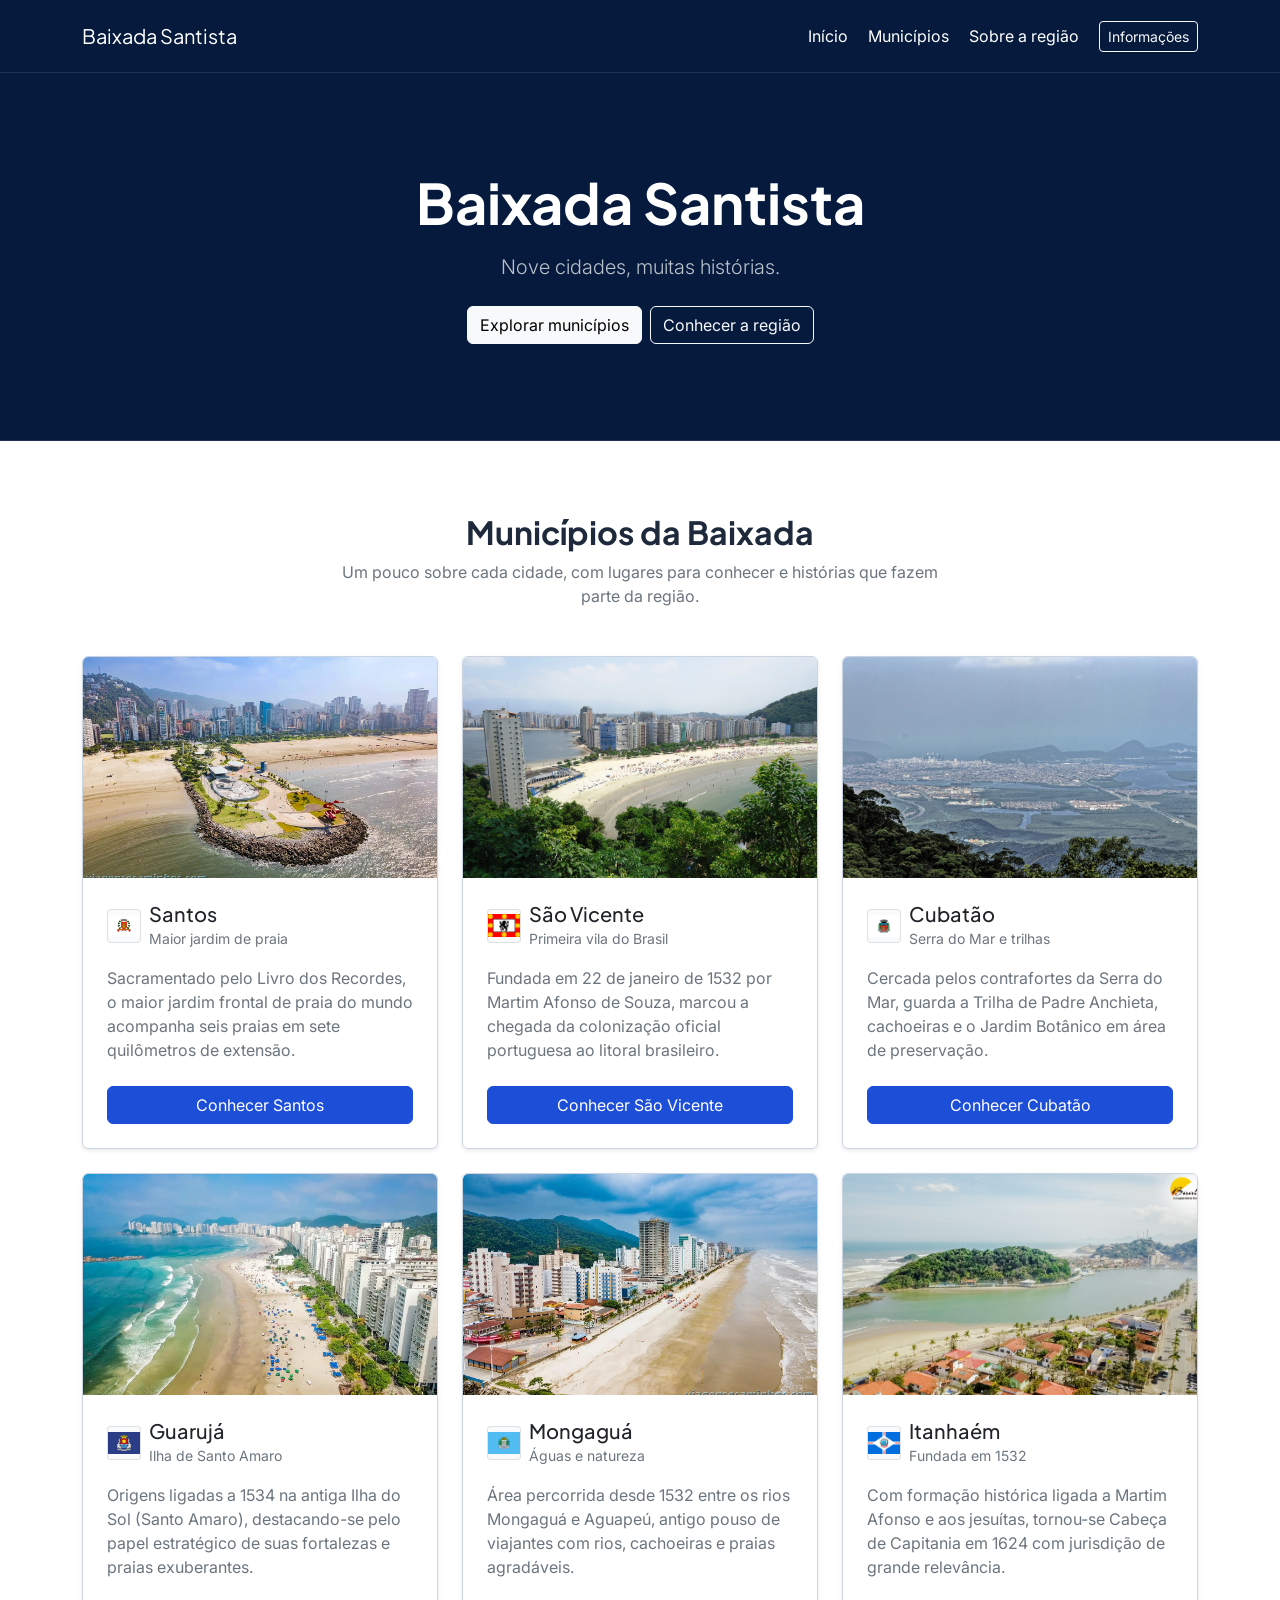
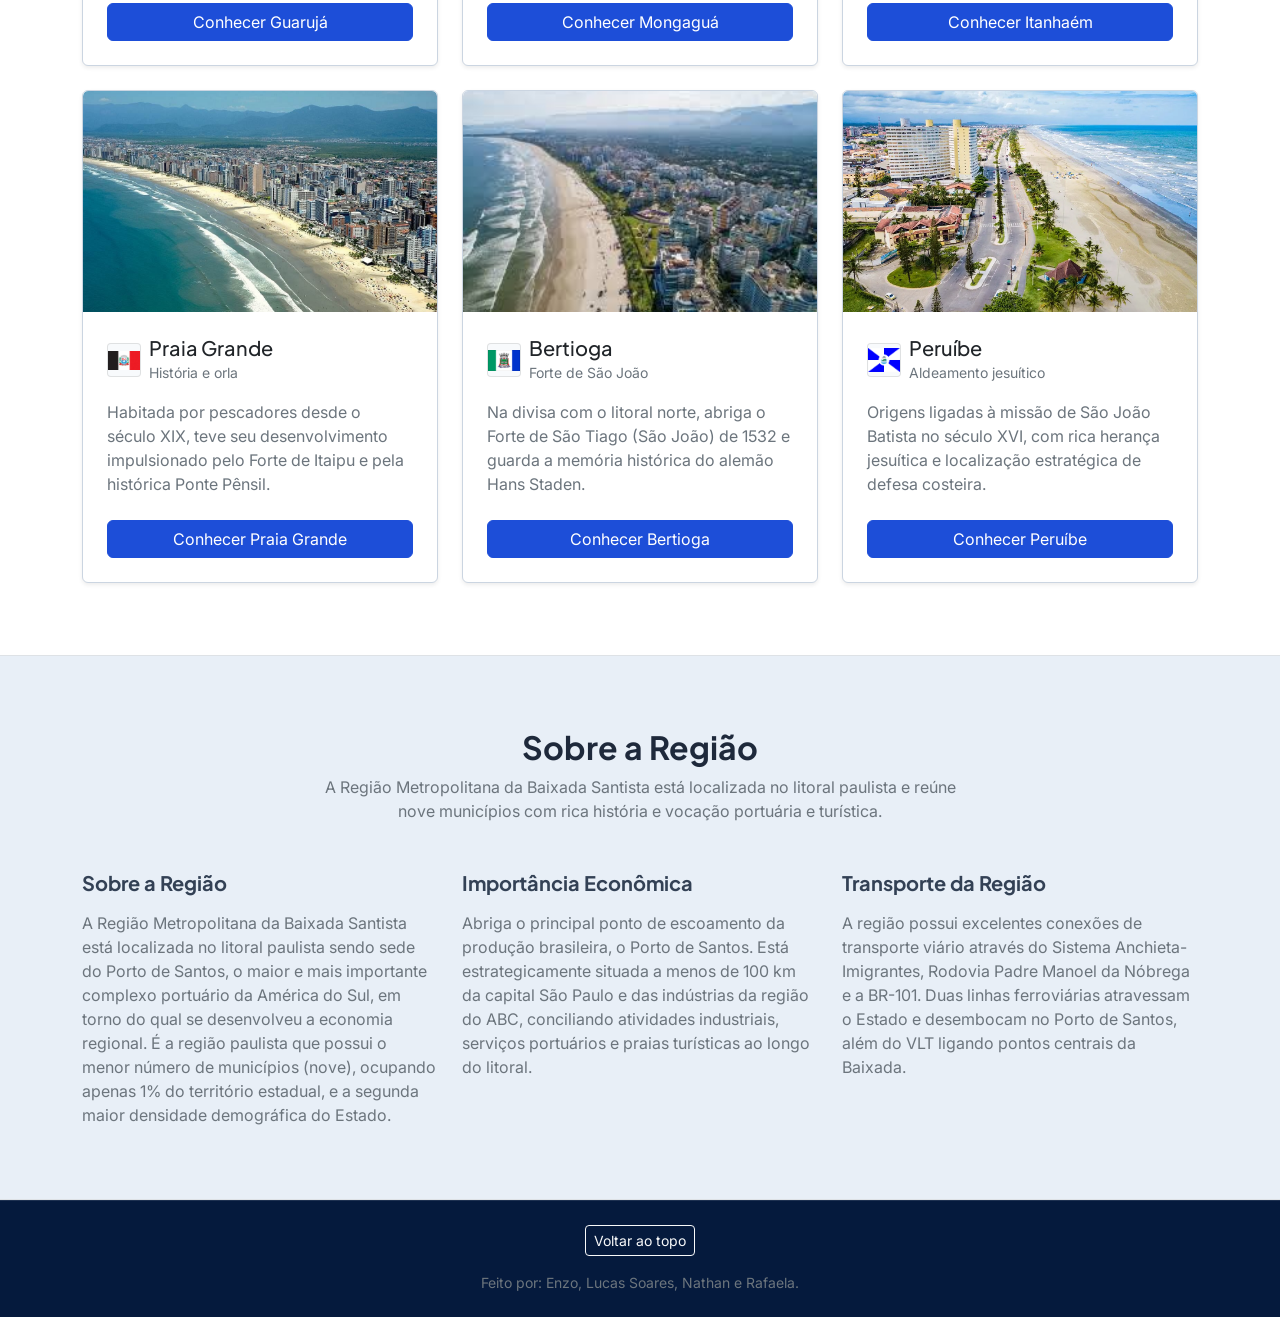
<file: index.html>
<!DOCTYPE html>
<html lang="pt-br">
<head>
  <meta charset="utf-8">
  <meta name="viewport" content="width=device-width, initial-scale=1">
  <meta name="description" content="Conheça as nove cidades da Baixada Santista, suas praias e histórias.">
  <title>Baixada Santista</title>
  <link rel="preconnect" href="https://fonts.googleapis.com">
  <link rel="preconnect" href="https://fonts.gstatic.com" crossorigin>
  <link href="https://fonts.googleapis.com/css2?family=Inter:wght@400;500;600&family=Plus+Jakarta+Sans:wght@500;600;700&display=swap" rel="stylesheet">
  <link href="https://cdn.jsdelivr.net/npm/bootstrap@5.3.3/dist/css/bootstrap.min.css" rel="stylesheet">
  <link href="style-baixada.css" rel="stylesheet">
</head>
<body>
  <header class="sticky-top fundo-escuro topo-pagina">
    <div class="collapse fundo-escuro border-bottom border-secondary border-opacity-25" id="painel-informacoes">
      <div class="container py-4">
        <div class="row g-4">
          <div class="col-lg-7">
            <h5 class="text-white fw-semibold mb-2">Sobre este guia</h5>
            <p class="text-light opacity-75 small mb-0" style="max-width: 62ch;">
              A Baixada Santista é formada por nove cidades, cada uma com sua história, suas praias e seu jeito de viver. Aqui você encontra um pouco sobre a região.
            </p>
          </div>
          <div class="col-lg-3 col-md-6">
            <h6 class="text-white fw-semibold mb-2">Seções do portal</h6>
            <ul class="list-unstyled small mb-0">
              <li class="mb-1">
                <a class="text-light opacity-75 text-decoration-none" href="#secao-cidades">Municípios</a>
              </li>
              <li class="mb-1">
                <a class="text-light opacity-75 text-decoration-none" href="#secao-sobre">História e geografia</a>
              </li>
            </ul>
          </div>
          <div class="col-lg-2 col-md-6">
            <h6 class="text-white fw-semibold mb-2">Contato</h6>
            <ul class="list-unstyled small mb-0">
              <li class="mb-1">
                <a class="text-light opacity-75 text-decoration-none">67@gmail.com</a>
              </li>
            </ul>
          </div>
        </div>
      </div>
    </div>
    <nav class="navbar navbar-expand-lg navbar-dark py-3">
      <div class="container">
        <a class="navbar-brand" href="index.html">Baixada Santista</a>
        <div class="d-flex align-items-center gap-2 d-lg-none">
          <button class="navbar-toggler border-0" type="button" data-bs-toggle="collapse" data-bs-target="#links-menu" aria-controls="links-menu" aria-expanded="false" aria-label="Alternar navegação">
            <span class="navbar-toggler-icon"></span>
          </button>
          <button class="btn btn-sm btn-outline-light" type="button" data-bs-toggle="collapse" data-bs-target="#painel-informacoes">
            Sobre
          </button>
        </div>
        <div class="collapse navbar-collapse justify-content-end" id="links-menu">
          <ul class="navbar-nav align-items-lg-center gap-lg-1 my-2 my-lg-0">
            <li class="nav-item">
              <a class="nav-link active" aria-current="page" href="index.html">Início</a>
            </li>
            <li class="nav-item">
              <a class="nav-link" href="#secao-cidades">Municípios</a>
            </li>
            <li class="nav-item">
              <a class="nav-link" href="#secao-sobre">Sobre a região</a>
            </li>
            <li class="nav-item ms-lg-2 d-none d-lg-block">
              <button class="btn btn-sm btn-outline-light" type="button" data-bs-toggle="collapse" data-bs-target="#painel-informacoes">
                Informações
              </button>
            </li>
          </ul>
        </div>
      </div>
    </nav>
  </header>

  <main>
    <section class="painel-inicial">
      <div class="container py-4 py-lg-5">
        <div class="row justify-content-center">
          <div class="col-lg-9 col-xl-8">
            <h1 class="display-4 fw-bold mb-3 text-white">Baixada Santista</h1>
            <p class="lead text-light opacity-75 mb-4 mx-auto" style="max-width: 620px;">
              Nove cidades, muitas histórias.
            </p>
            <div class="d-flex flex-wrap justify-content-center gap-2">
              <a class="btn btn-light" href="#secao-cidades">Explorar municípios</a>
              <a class="btn btn-outline-light" href="#secao-sobre">Conhecer a região</a>
            </div>
          </div>
        </div>
      </div>
    </section>

    <section class="py-5 bg-white" id="secao-cidades">
      <div class="container py-4">
        <div class="text-center mb-5">
          <h2 class="fw-bold mb-2">Municípios da Baixada</h2>
          <p class="text-secondary mx-auto" style="max-width: 600px;">
            Um pouco sobre cada cidade, com lugares para conhecer e histórias que fazem parte da região.
          </p>
        </div>
        <div class="row row-cols-1 row-cols-md-2 row-cols-lg-3 g-4">
          <div class="col">
            <div class="card cartao-cidade">
              <img class="card-img-top" src="imagens/SANpraia.jpg">
              <div class="card-body corpo-cartao">
                <div class="cabecalho-cartao">
                  <img class="bandeira-cidade" src="imagens/Bandeira_Santos.png">
                  <div>
                    <h3 class="h5 card-title mb-0">Santos</h3>
                    <small class="text-secondary">Maior jardim de praia</small>
                  </div>
                </div>
                <p class="card-text texto-cartao">
                  Sacramentado pelo Livro dos Recordes, o maior jardim frontal de praia do mundo acompanha seis praias em sete quilômetros de extensão.
                </p>
                <a class="btn btn-primary botao-cartao" href="santos.html">Conhecer Santos</a>
              </div>
            </div>
          </div>

          <div class="col">
            <div class="card cartao-cidade">
              <img class="card-img-top" src="imagens/svdia.jpg">
              <div class="card-body corpo-cartao">
                <div class="cabecalho-cartao">
                  <img class="bandeira-cidade" src="imagens/Bandeira_São Vicente.png">
                  <div>
                    <h3 class="h5 card-title mb-0">São Vicente</h3>
                    <small class="text-secondary">Primeira vila do Brasil</small>
                  </div>
                </div>
                <p class="card-text texto-cartao">
                  Fundada em 22 de janeiro de 1532 por Martim Afonso de Souza, marcou a chegada da colonização oficial portuguesa ao litoral brasileiro.
                </p>
                <a class="btn btn-primary botao-cartao" href="sv.html">Conhecer São Vicente</a>
              </div>
            </div>
          </div>

          <div class="col">
            <div class="card cartao-cidade">
              <img class="card-img-top" src="imagens/cubatao.jpg">
              <div class="card-body corpo-cartao">
                <div class="cabecalho-cartao">
                  <img class="bandeira-cidade" src="imagens/Bandeira_Cubatão.png">
                  <div>
                    <h3 class="h5 card-title mb-0">Cubatão</h3>
                    <small class="text-secondary">Serra do Mar e trilhas</small>
                  </div>
                </div>
                <p class="card-text texto-cartao">
                  Cercada pelos contrafortes da Serra do Mar, guarda a Trilha de Padre Anchieta, cachoeiras e o Jardim Botânico em área de preservação.
                </p>
                <a class="btn btn-primary botao-cartao" href="cubatao.html">Conhecer Cubatão</a>
              </div>
            </div>
          </div>

          <div class="col">
            <div class="card cartao-cidade">
              <img class="card-img-top" src="imagens/Guaruja_aura3.webp">
              <div class="card-body corpo-cartao">
                <div class="cabecalho-cartao">
                  <img class="bandeira-cidade" src="imagens/Bandeira_guaruja.png">
                  <div>
                    <h3 class="h5 card-title mb-0">Guarujá</h3>
                    <small class="text-secondary">Ilha de Santo Amaro</small>
                  </div>
                </div>
                <p class="card-text texto-cartao">
                  Origens ligadas a 1534 na antiga Ilha do Sol (Santo Amaro), destacando-se pelo papel estratégico de suas fortalezas e praias exuberantes.
                </p>
                <a class="btn btn-primary botao-cartao" href="guaruja.html">Conhecer Guarujá</a>
              </div>
            </div>
          </div>

          <div class="col">
            <div class="card cartao-cidade">
              <img class="card-img-top" src="imagens/mpra.jpg">
              <div class="card-body corpo-cartao">
                <div class="cabecalho-cartao">
                  <img class="bandeira-cidade" src="imagens/Bandeira_Mongagua.png">
                  <div>
                    <h3 class="h5 card-title mb-0">Mongaguá</h3>
                    <small class="text-secondary">Águas e natureza</small>
                  </div>
                </div>
                <p class="card-text texto-cartao">
                  Área percorrida desde 1532 entre os rios Mongaguá e Aguapeú, antigo pouso de viajantes com rios, cachoeiras e praias agradáveis.
                </p>
                <a class="btn btn-primary botao-cartao" href="mongagua.html">Conhecer Mongaguá</a>
              </div>
            </div>
          </div>

          <div class="col">
            <div class="card cartao-cidade">
              <img class="card-img-top" src="imagens/itanhaem.jpg">
              <div class="card-body corpo-cartao">
                <div class="cabecalho-cartao">
                  <img class="bandeira-cidade" src="imagens/Bandeira_Itanhaem.png">
                  <div>
                    <h3 class="h5 card-title mb-0">Itanhaém</h3>
                    <small class="text-secondary">Fundada em 1532</small>
                  </div>
                </div>
                <p class="card-text texto-cartao">
                  Com formação histórica ligada a Martim Afonso e aos jesuítas, tornou-se Cabeça de Capitania em 1624 com jurisdição de grande relevância.
                </p>
                <a class="btn btn-primary botao-cartao" href="itanhaem.html">Conhecer Itanhaém</a>
              </div>
            </div>
          </div>

          <div class="col">
            <div class="card cartao-cidade">
              <img class="card-img-top" src="imagens/pg.jpg">
              <div class="card-body corpo-cartao">
                <div class="cabecalho-cartao">
                  <img class="bandeira-cidade" src="imagens/Bandeira_PG.jpg">
                  <div>
                    <h3 class="h5 card-title mb-0">Praia Grande</h3>
                    <small class="text-secondary">História e orla</small>
                  </div>
                </div>
                <p class="card-text texto-cartao">
                  Habitada por pescadores desde o século XIX, teve seu desenvolvimento impulsionado pelo Forte de Itaipu e pela histórica Ponte Pênsil.
                </p>
                <a class="btn btn-primary botao-cartao" href="pg.html">Conhecer Praia Grande</a>
              </div>
            </div>
          </div>

          <div class="col">
            <div class="card cartao-cidade">
              <img class="card-img-top" src="imagens/bertioga.jpg">
              <div class="card-body corpo-cartao">
                <div class="cabecalho-cartao">
                  <img class="bandeira-cidade" src="imagens/Bandeira_Bertioga.jpg">
                  <div>
                    <h3 class="h5 card-title mb-0">Bertioga</h3>
                    <small class="text-secondary">Forte de São João</small>
                  </div>
                </div>
                <p class="card-text texto-cartao">
                  Na divisa com o litoral norte, abriga o Forte de São Tiago (São João) de 1532 e guarda a memória histórica do alemão Hans Staden.
                </p>
                <a class="btn btn-primary botao-cartao" href="bertioga.html">Conhecer Bertioga</a>
              </div>
            </div>
          </div>

          <div class="col">
            <div class="card cartao-cidade">
              <img class="card-img-top" src="imagens/pci.webp">
              <div class="card-body corpo-cartao">
                <div class="cabecalho-cartao">
                  <img class="bandeira-cidade" src="imagens/Bandeira_Peruíbe.png">
                  <div>
                    <h3 class="h5 card-title mb-0">Peruíbe</h3>
                    <small class="text-secondary">Aldeamento jesuítico</small>
                  </div>
                </div>
                <p class="card-text texto-cartao">
                  Origens ligadas à missão de São João Batista no século XVI, com rica herança jesuítica e localização estratégica de defesa costeira.
                </p>
                <a class="btn btn-primary botao-cartao" href="peruibe.html">Conhecer Peruíbe</a>
              </div>
            </div>
          </div>
        </div>
      </div>
    </section>

    <section class="secao-sobre py-5 border-top border-bottom" id="secao-sobre">
      <div class="container py-4">
        <div class="text-center mb-5">
          <h2 class="fw-bold mb-2">Sobre a Região</h2>
          <p class="text-secondary mx-auto" style="max-width: 650px;">
            A Região Metropolitana da Baixada Santista está localizada no litoral paulista e reúne nove municípios com rica história e vocação portuária e turística.
          </p>
        </div>
        <div class="row g-4 justify-content-center">
          <div class="col-lg-4 col-md-6">
            <div class="h-100">
              <h3 class="h5 fw-bold pb-2">Sobre a Região</h3>
              <p class="text-secondary mb-0">
                A Região Metropolitana da Baixada Santista está localizada no litoral paulista sendo sede do Porto de Santos, o maior e mais importante complexo portuário da América do Sul, em torno do qual se desenvolveu a economia regional. É a região paulista que possui o menor número de municípios (nove), ocupando apenas 1% do território estadual, e a segunda maior densidade demográfica do Estado.
              </p>
            </div>
          </div>
          <div class="col-lg-4 col-md-6">
            <div class="h-100">
              <h3 class="h5 fw-bold pb-2">Importância Econômica</h3>
              <p class="text-secondary mb-0">
                Abriga o principal ponto de escoamento da produção brasileira, o Porto de Santos. Está estrategicamente situada a menos de 100 km da capital São Paulo e das indústrias da região do ABC, conciliando atividades industriais, serviços portuários e praias turísticas ao longo do litoral.
              </p>
            </div>
          </div>
          <div class="col-lg-4 col-md-6">
            <div class="h-100">
              <h3 class="h5 fw-bold pb-2">Transporte da Região</h3>
              <p class="text-secondary mb-0">
                A região possui excelentes conexões de transporte viário através do Sistema Anchieta-Imigrantes, Rodovia Padre Manoel da Nóbrega e a BR-101. Duas linhas ferroviárias atravessam o Estado e desembocam no Porto de Santos, além do VLT ligando pontos centrais da Baixada.
              </p>
            </div>
          </div>
        </div>
      </div>
    </section>
  </main>

  <footer class="fundo-escuro text-secondary rodape-pagina">
    <div class="container text-center">
      <a class="btn btn-sm btn-outline-light" href="#">Voltar ao topo</a>
      <p class="mb-0 small mt-3">
        Feito por: Enzo, Lucas Soares, Nathan e Rafaela.
      </p>
    </div>
  </footer>

  <script src="https://cdn.jsdelivr.net/npm/bootstrap@5.3.3/dist/js/bootstrap.bundle.min.js"></script>
</body>
</html>
</file>
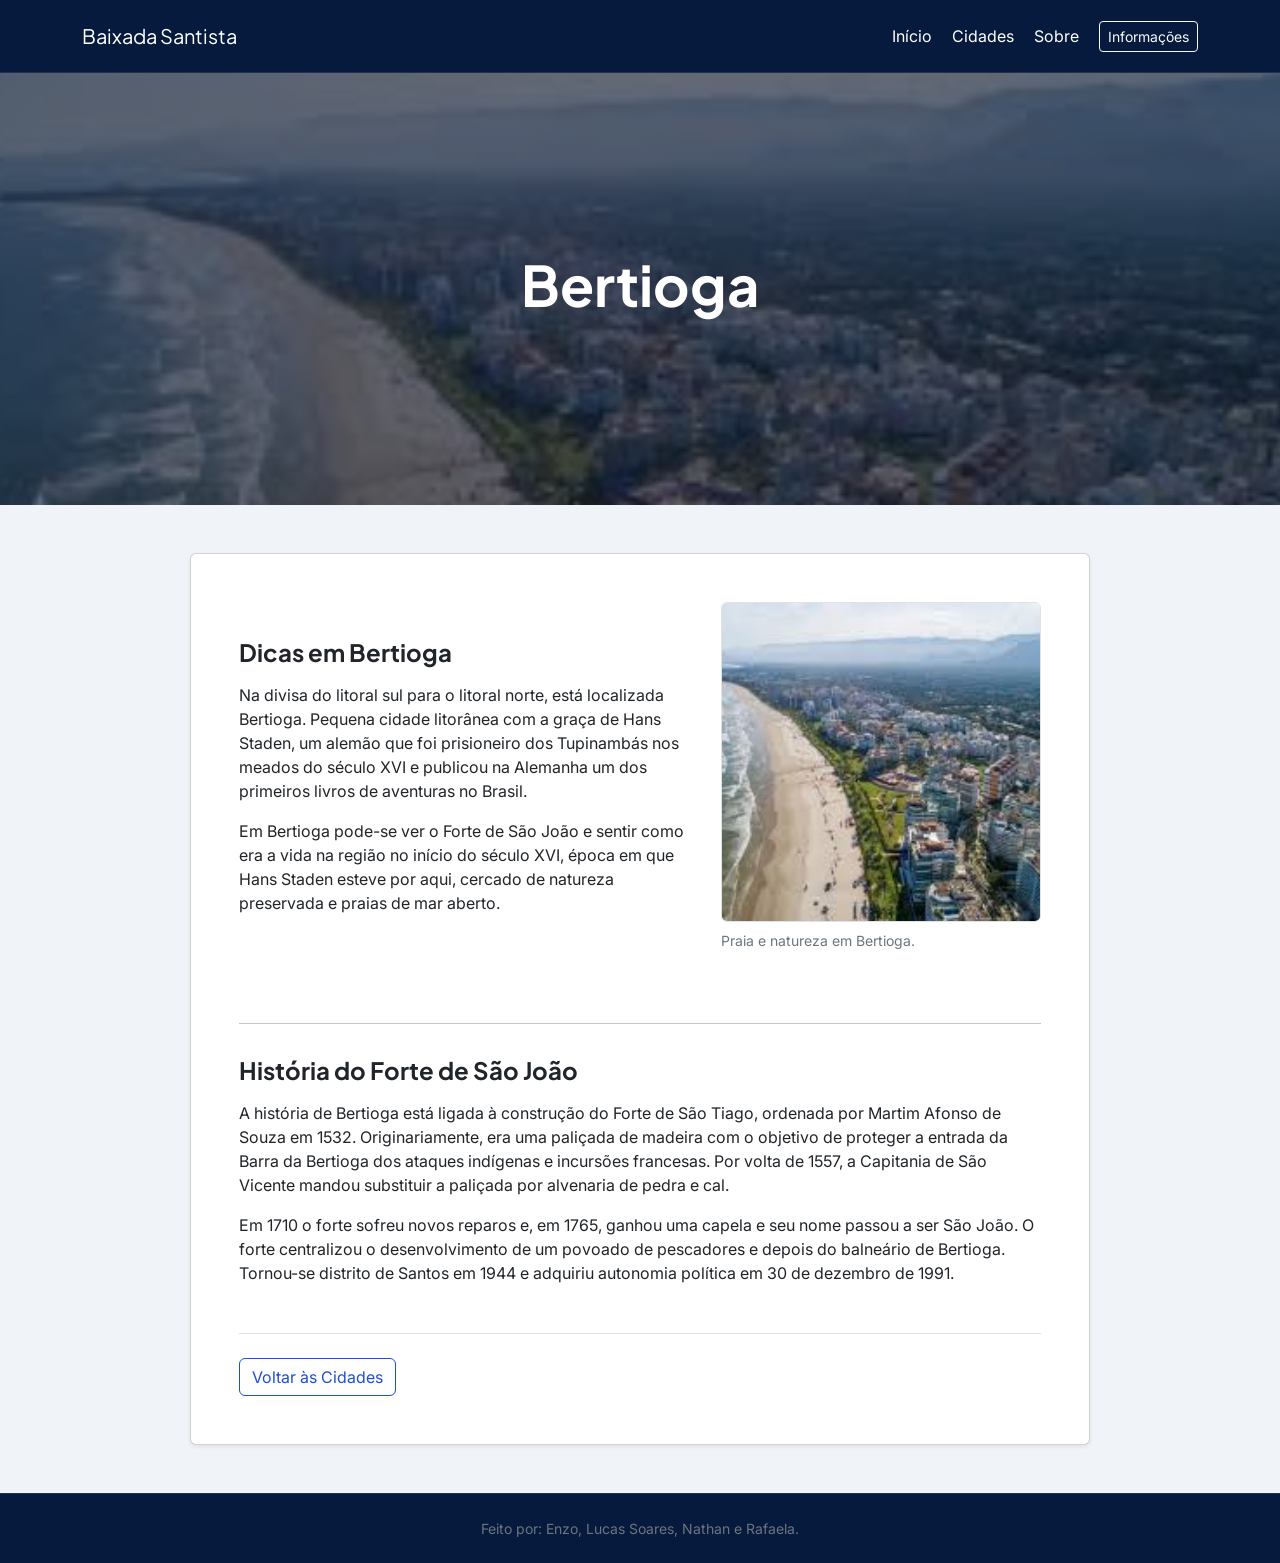
<file: bertioga.html>
﻿<!DOCTYPE html>
<html lang="pt-br">
<head>
  <meta charset="utf-8">
  <meta name="viewport" content="width=device-width, initial-scale=1">
  <meta name="description" content="Conheça Bertioga, suas dicas e a história do Forte de São João.">
  <title>Bertioga</title>
  <link rel="preconnect" href="https://fonts.googleapis.com">
  <link rel="preconnect" href="https://fonts.gstatic.com" crossorigin>
  <link href="https://fonts.googleapis.com/css2?family=Inter:wght@400;500;600&family=Plus+Jakarta+Sans:wght@500;600;700&display=swap" rel="stylesheet">
  <link href="https://cdn.jsdelivr.net/npm/bootstrap@5.3.3/dist/css/bootstrap.min.css" rel="stylesheet">
  <link href="style-baixada.css" rel="stylesheet">
</head>
<body>
  <header class="sticky-top fundo-escuro topo-pagina">
    <div class="collapse fundo-escuro border-bottom border-secondary border-opacity-25" id="painel-informacoes">
      <div class="container py-4">
        <div class="row g-4">
          <div class="col-lg-7">
            <h5 class="text-white fw-semibold mb-2">Sobre este guia</h5>
            <p class="text-light opacity-75 small mb-0" style="max-width: 62ch;">
              A Baixada Santista é formada por nove cidades, cada uma com sua história, suas praias e seu jeito de viver. Aqui você encontra um pouco sobre a região.
            </p>
          </div>
          <div class="col-lg-3 col-md-6">
            <h6 class="text-white fw-semibold mb-2">Seções do portal</h6>
            <ul class="list-unstyled small mb-0">
              <li class="mb-1">
                <a class="text-light opacity-75 text-decoration-none" href="index.html#secao-cidades">Municípios</a>
              </li>
              <li class="mb-1">
                <a class="text-light opacity-75 text-decoration-none" href="index.html#secao-sobre">História e geografia</a>
              </li>
            </ul>
          </div>
          <div class="col-lg-2 col-md-6">
            <h6 class="text-white fw-semibold mb-2">Contato</h6>
            <ul class="list-unstyled small mb-0">
              <li class="mb-1">
                <a class="text-light opacity-75 text-decoration-none">67@gmail.com</a>
              </li>
            </ul>
          </div>
        </div>
      </div>
    </div>
    <nav class="navbar navbar-expand-lg navbar-dark py-3">
      <div class="container">
        <a class="navbar-brand" href="index.html">Baixada Santista</a>
        <div class="d-flex align-items-center gap-2 d-lg-none">
          <button class="navbar-toggler border-0" type="button" data-bs-toggle="collapse" data-bs-target="#links-menu" aria-controls="links-menu" aria-expanded="false" aria-label="Alternar navegação">
            <span class="navbar-toggler-icon"></span>
          </button>
          <button class="btn btn-sm btn-outline-light" type="button" data-bs-toggle="collapse" data-bs-target="#painel-informacoes">
            Sobre
          </button>
        </div>
        <div class="collapse navbar-collapse justify-content-end" id="links-menu">
          <ul class="navbar-nav align-items-lg-center gap-lg-1 my-2 my-lg-0">
            <li class="nav-item">
              <a class="nav-link" href="index.html">Início</a>
            </li>
            <li class="nav-item">
              <a class="nav-link" href="index.html#secao-cidades">Cidades</a>
            </li>
            <li class="nav-item">
              <a class="nav-link" href="index.html#secao-sobre">Sobre</a>
            </li>
            <li class="nav-item ms-lg-2 d-none d-lg-block">
              <button class="btn btn-sm btn-outline-light" type="button" data-bs-toggle="collapse" data-bs-target="#painel-informacoes">
                Informações
              </button>
            </li>
          </ul>
        </div>
      </div>
    </nav>
  </header>

  <section class="destaque-cidade fundo-bertioga">
    <div class="container py-4 py-lg-5">
      <div class="destaque-texto mx-auto">
        <h1 class="display-4 fw-bold mb-2 text-white">Bertioga</h1>
      </div>
    </div>
  </section>

  <main class="container">
    <article class="card cartao-detalhe">
      <div class="row g-4 align-items-center mb-5">
        <div class="col-lg-7">
          <h2 class="h4 fw-bold mb-3">Dicas em Bertioga</h2>
          <p>
            Na divisa do litoral sul para o litoral norte, está localizada Bertioga. Pequena cidade litorânea com a graça de Hans Staden, um alemão que foi prisioneiro dos Tupinambás nos meados do século XVI e publicou na Alemanha um dos primeiros livros de aventuras no Brasil.
          </p>
          <p class="mb-0">
            Em Bertioga pode-se ver o Forte de São João e sentir como era a vida na região no início do século XVI, época em que Hans Staden esteve por aqui, cercado de natureza preservada e praias de mar aberto.
          </p>
        </div>
        <div class="col-lg-5">
          <figure class="m-0">
            <img class="foto-cidade rounded border" src="imagens/bertioga.jpg">
            <figcaption class="text-secondary small mt-2">
              Praia e natureza em Bertioga.
            </figcaption>
          </figure>
        </div>
      </div>

      <hr class="my-4">

      <section class="pt-2">
        <h2 class="h4 fw-bold mb-3">História do Forte de São João</h2>
        <p>
          A história de Bertioga está ligada à construção do Forte de São Tiago, ordenada por Martim Afonso de Souza em 1532. Originariamente, era uma paliçada de madeira com o objetivo de proteger a entrada da Barra da Bertioga dos ataques indígenas e incursões francesas. Por volta de 1557, a Capitania de São Vicente mandou substituir a paliçada por alvenaria de pedra e cal.
        </p>
        <p class="mb-0">
          Em 1710 o forte sofreu novos reparos e, em 1765, ganhou uma capela e seu nome passou a ser São João. O forte centralizou o desenvolvimento de um povoado de pescadores e depois do balneário de Bertioga. Tornou-se distrito de Santos em 1944 e adquiriu autonomia política em 30 de dezembro de 1991.
        </p>
      </section>

      <div class="mt-5 pt-4 border-top">
        <a class="btn btn-outline-primary" href="index.html#secao-cidades">
          Voltar às Cidades
        </a>
      </div>
    </article>
  </main>

  <footer class="fundo-escuro text-secondary rodape-pagina">
    <div class="container text-center">
      <p class="mb-0 small">
        Feito por: Enzo, Lucas Soares, Nathan e Rafaela.
      </p>
    </div>
  </footer>

  <script src="https://cdn.jsdelivr.net/npm/bootstrap@5.3.3/dist/js/bootstrap.bundle.min.js"></script>
</body>
</html>
</file>
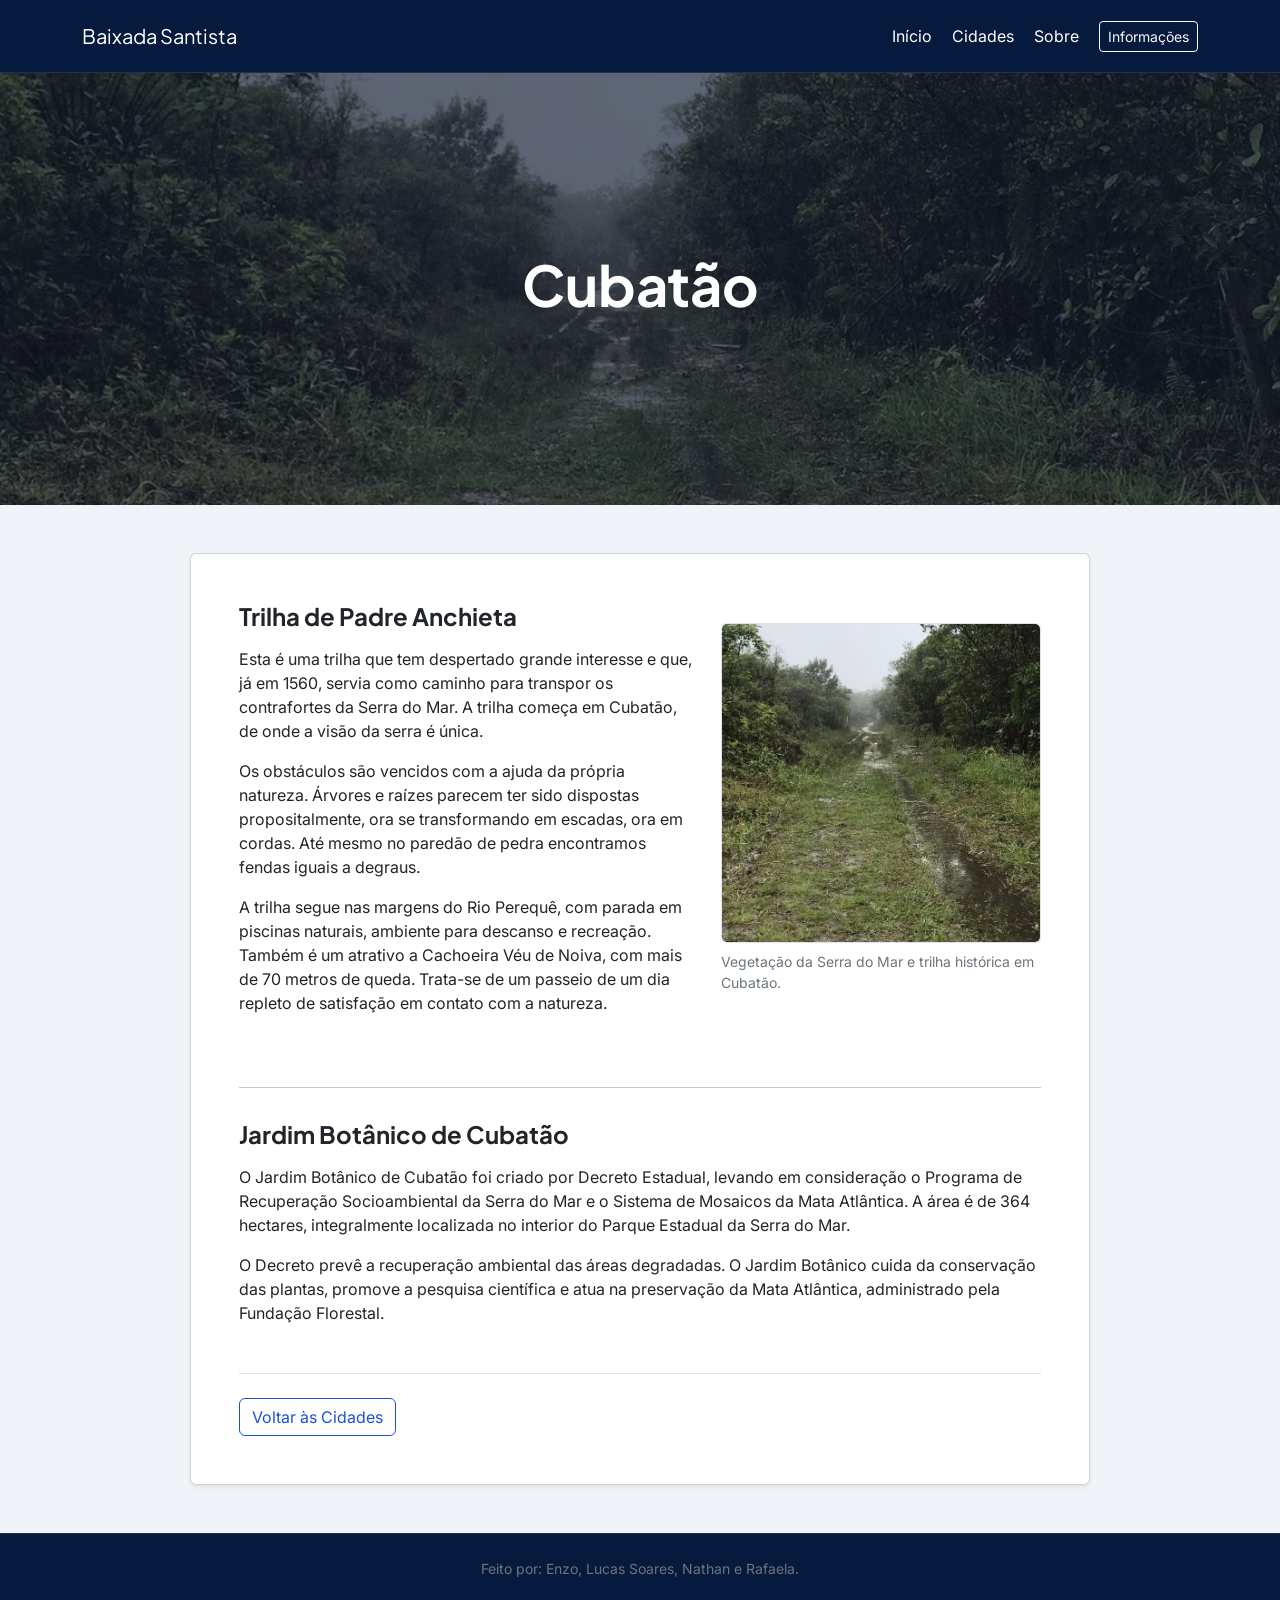
<file: cubatao.html>
﻿<!DOCTYPE html>
<html lang="pt-br">
<head>
  <meta charset="utf-8">
  <meta name="viewport" content="width=device-width, initial-scale=1">
  <meta name="description" content="Conheça a Trilha de Padre Anchieta e o Jardim Botânico em Cubatão.">
  <title>Cubatão</title>
  <link rel="preconnect" href="https://fonts.googleapis.com">
  <link rel="preconnect" href="https://fonts.gstatic.com" crossorigin>
  <link href="https://fonts.googleapis.com/css2?family=Inter:wght@400;500;600&family=Plus+Jakarta+Sans:wght@500;600;700&display=swap" rel="stylesheet">
  <link href="https://cdn.jsdelivr.net/npm/bootstrap@5.3.3/dist/css/bootstrap.min.css" rel="stylesheet">
  <link href="style-baixada.css" rel="stylesheet">
</head>
<body>
  <header class="sticky-top fundo-escuro topo-pagina">
    <div class="collapse fundo-escuro border-bottom border-secondary border-opacity-25" id="painel-informacoes">
      <div class="container py-4">
        <div class="row g-4">
          <div class="col-lg-7">
            <h5 class="text-white fw-semibold mb-2">Sobre este guia</h5>
            <p class="text-light opacity-75 small mb-0" style="max-width: 62ch;">
              A Baixada Santista é formada por nove cidades, cada uma com sua história, suas praias e seu jeito de viver. Aqui você encontra um pouco sobre a região.
            </p>
          </div>
          <div class="col-lg-3 col-md-6">
            <h6 class="text-white fw-semibold mb-2">Seções do portal</h6>
            <ul class="list-unstyled small mb-0">
              <li class="mb-1">
                <a class="text-light opacity-75 text-decoration-none" href="index.html#secao-cidades">Municípios</a>
              </li>
              <li class="mb-1">
                <a class="text-light opacity-75 text-decoration-none" href="index.html#secao-sobre">História e geografia</a>
              </li>
            </ul>
          </div>
          <div class="col-lg-2 col-md-6">
            <h6 class="text-white fw-semibold mb-2">Contato</h6>
            <ul class="list-unstyled small mb-0">
              <li class="mb-1">
                <a class="text-light opacity-75 text-decoration-none">67@gmail.com</a>
              </li>
            </ul>
          </div>
        </div>
      </div>
    </div>
    <nav class="navbar navbar-expand-lg navbar-dark py-3">
      <div class="container">
        <a class="navbar-brand" href="index.html">Baixada Santista</a>
        <div class="d-flex align-items-center gap-2 d-lg-none">
          <button class="navbar-toggler border-0" type="button" data-bs-toggle="collapse" data-bs-target="#links-menu" aria-controls="links-menu" aria-expanded="false" aria-label="Alternar navegação">
            <span class="navbar-toggler-icon"></span>
          </button>
          <button class="btn btn-sm btn-outline-light" type="button" data-bs-toggle="collapse" data-bs-target="#painel-informacoes">
            Sobre
          </button>
        </div>
        <div class="collapse navbar-collapse justify-content-end" id="links-menu">
          <ul class="navbar-nav align-items-lg-center gap-lg-1 my-2 my-lg-0">
            <li class="nav-item">
              <a class="nav-link" href="index.html">Início</a>
            </li>
            <li class="nav-item">
              <a class="nav-link" href="index.html#secao-cidades">Cidades</a>
            </li>
            <li class="nav-item">
              <a class="nav-link" href="index.html#secao-sobre">Sobre</a>
            </li>
            <li class="nav-item ms-lg-2 d-none d-lg-block">
              <button class="btn btn-sm btn-outline-light" type="button" data-bs-toggle="collapse" data-bs-target="#painel-informacoes">
                Informações
              </button>
            </li>
          </ul>
        </div>
      </div>
    </nav>
  </header>

  <section class="destaque-cidade fundo-cubatao">
    <div class="container py-4 py-lg-5">
      <div class="destaque-texto mx-auto">
        <h1 class="display-4 fw-bold mb-2 text-white">Cubatão</h1>
      </div>
    </div>
  </section>

  <main class="container">
    <article class="card cartao-detalhe">
      <div class="row g-4 align-items-center mb-5">
        <div class="col-lg-7">
          <h2 class="h4 fw-bold mb-3">Trilha de Padre Anchieta</h2>
          <p>
            Esta é uma trilha que tem despertado grande interesse e que, já em 1560, servia como caminho para transpor os contrafortes da Serra do Mar. A trilha começa em Cubatão, de onde a visão da serra é única.
          </p>
          <p>
            Os obstáculos são vencidos com a ajuda da própria natureza. Árvores e raízes parecem ter sido dispostas propositalmente, ora se transformando em escadas, ora em cordas. Até mesmo no paredão de pedra encontramos fendas iguais a degraus.
          </p>
          <p class="mb-0">
            A trilha segue nas margens do Rio Perequê, com parada em piscinas naturais, ambiente para descanso e recreação. Também é um atrativo a Cachoeira Véu de Noiva, com mais de 70 metros de queda. Trata-se de um passeio de um dia repleto de satisfação em contato com a natureza.
          </p>
        </div>
        <div class="col-lg-5">
          <figure class="m-0">
            <img class="foto-cidade rounded border" src="imagens/PadreAnchieta.webp">
            <figcaption class="text-secondary small mt-2">
              Vegetação da Serra do Mar e trilha histórica em Cubatão.
            </figcaption>
          </figure>
        </div>
      </div>

      <hr class="my-4">

      <section class="pt-2">
        <h2 class="h4 fw-bold mb-3">Jardim Botânico de Cubatão</h2>
        <p>
          O Jardim Botânico de Cubatão foi criado por Decreto Estadual, levando em consideração o Programa de Recuperação Socioambiental da Serra do Mar e o Sistema de Mosaicos da Mata Atlântica. A área é de 364 hectares, integralmente localizada no interior do Parque Estadual da Serra do Mar.
        </p>
        <p class="mb-0">
          O Decreto prevê a recuperação ambiental das áreas degradadas. O Jardim Botânico cuida da conservação das plantas, promove a pesquisa científica e atua na preservação da Mata Atlântica, administrado pela Fundação Florestal.
        </p>
      </section>

      <div class="mt-5 pt-4 border-top">
        <a class="btn btn-outline-primary" href="index.html#secao-cidades">
          Voltar às Cidades
        </a>
      </div>
    </article>
  </main>

  <footer class="fundo-escuro text-secondary rodape-pagina">
    <div class="container text-center">
      <p class="mb-0 small">
        Feito por: Enzo, Lucas Soares, Nathan e Rafaela.
      </p>
    </div>
  </footer>

  <script src="https://cdn.jsdelivr.net/npm/bootstrap@5.3.3/dist/js/bootstrap.bundle.min.js"></script>
</body>
</html>
</file>
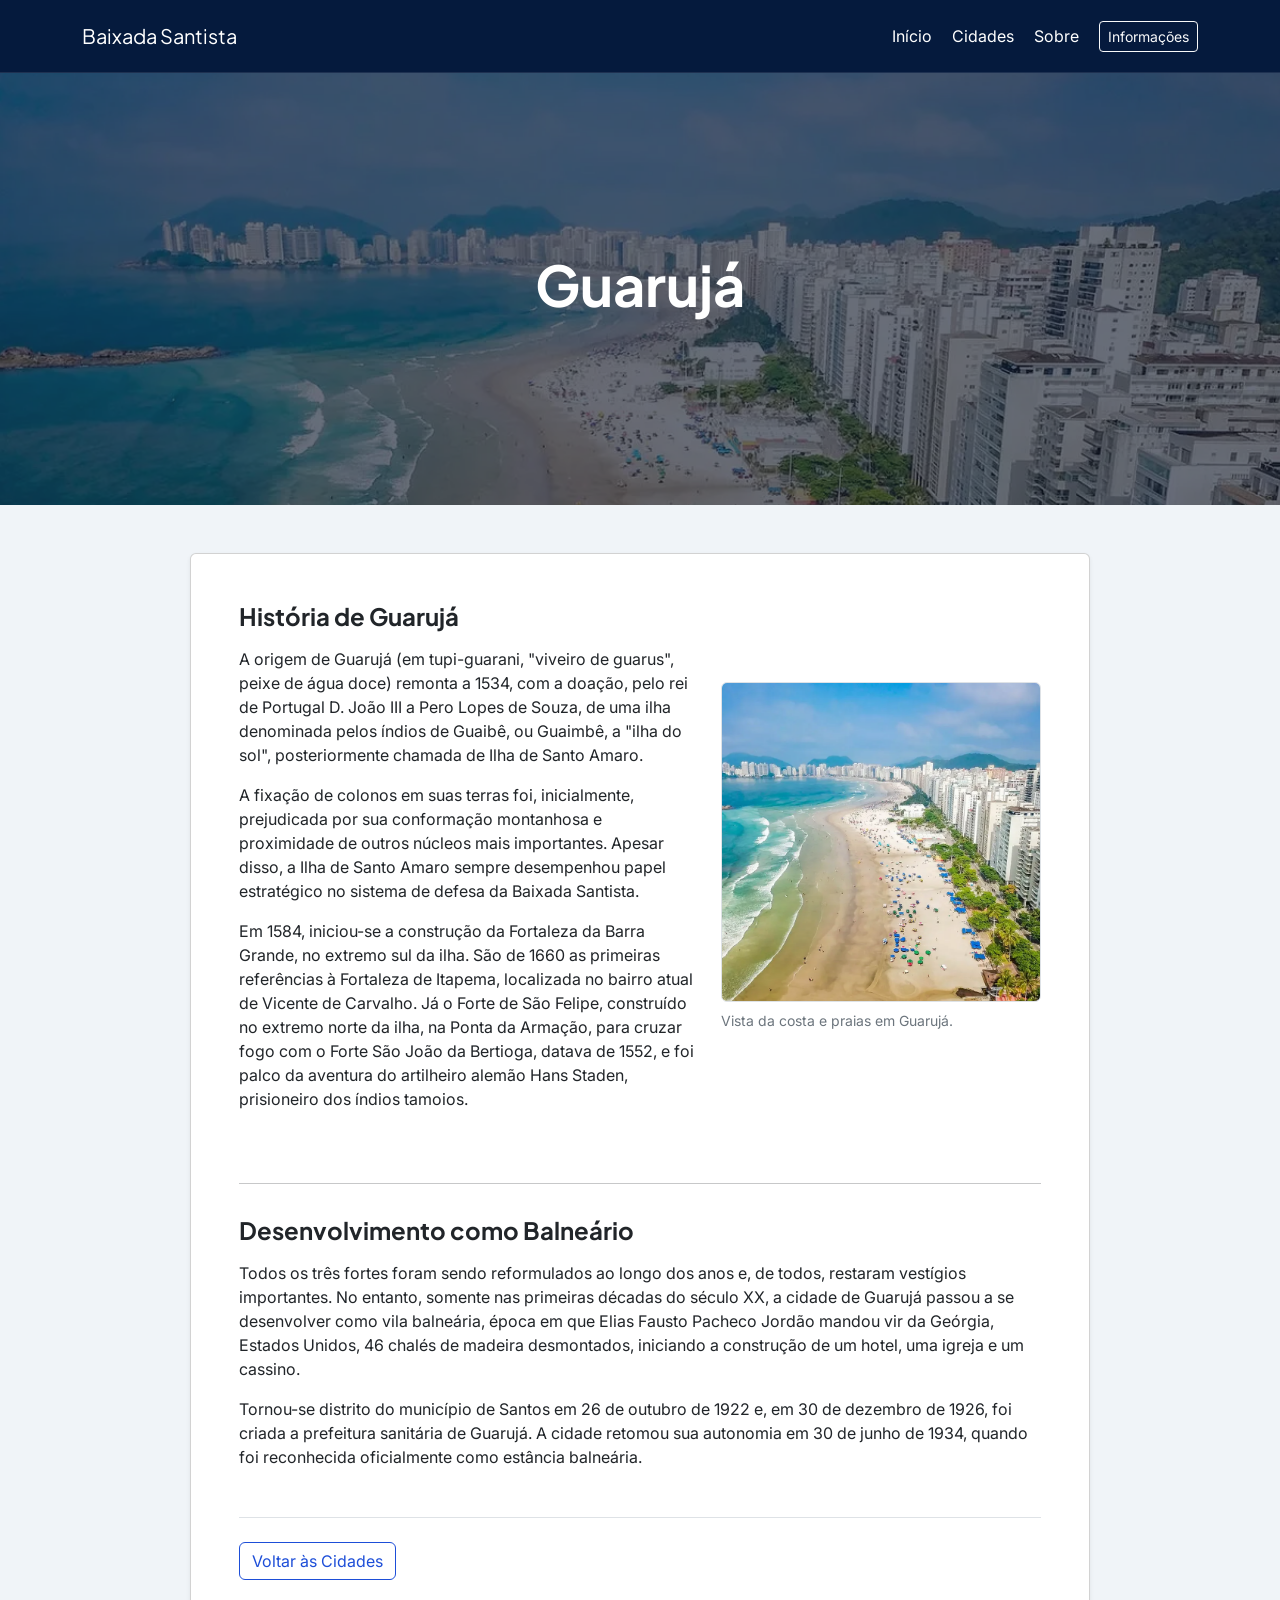
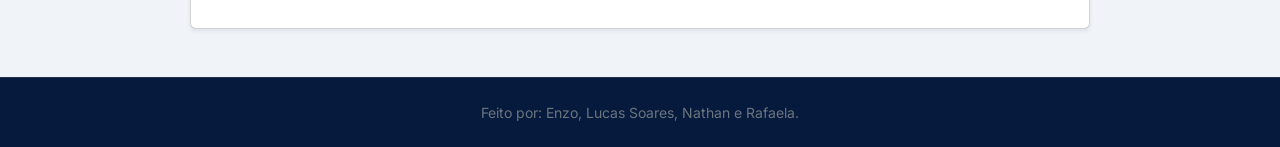
<file: guaruja.html>
﻿<!DOCTYPE html>
<html lang="pt-br">
<head>
  <meta charset="utf-8">
  <meta name="viewport" content="width=device-width, initial-scale=1">
  <meta name="description" content="Conheça a história e as fortalezas de Guarujá.">
  <title>Guarujá</title>
  <link rel="preconnect" href="https://fonts.googleapis.com">
  <link rel="preconnect" href="https://fonts.gstatic.com" crossorigin>
  <link href="https://fonts.googleapis.com/css2?family=Inter:wght@400;500;600&family=Plus+Jakarta+Sans:wght@500;600;700&display=swap" rel="stylesheet">
  <link href="https://cdn.jsdelivr.net/npm/bootstrap@5.3.3/dist/css/bootstrap.min.css" rel="stylesheet">
  <link href="style-baixada.css" rel="stylesheet">
</head>
<body>
  <header class="sticky-top fundo-escuro topo-pagina">
    <div class="collapse fundo-escuro border-bottom border-secondary border-opacity-25" id="painel-informacoes">
      <div class="container py-4">
        <div class="row g-4">
          <div class="col-lg-7">
            <h5 class="text-white fw-semibold mb-2">Sobre este guia</h5>
            <p class="text-light opacity-75 small mb-0" style="max-width: 62ch;">
              A Baixada Santista é formada por nove cidades, cada uma com sua história, suas praias e seu jeito de viver. Aqui você encontra um pouco sobre a região.
            </p>
          </div>
          <div class="col-lg-3 col-md-6">
            <h6 class="text-white fw-semibold mb-2">Seções do portal</h6>
            <ul class="list-unstyled small mb-0">
              <li class="mb-1">
                <a class="text-light opacity-75 text-decoration-none" href="index.html#secao-cidades">Municípios</a>
              </li>
              <li class="mb-1">
                <a class="text-light opacity-75 text-decoration-none" href="index.html#secao-sobre">História e geografia</a>
              </li>
            </ul>
          </div>
          <div class="col-lg-2 col-md-6">
            <h6 class="text-white fw-semibold mb-2">Contato</h6>
            <ul class="list-unstyled small mb-0">
              <li class="mb-1">
                <a class="text-light opacity-75 text-decoration-none">67@gmail.com</a>
              </li>
            </ul>
          </div>
        </div>
      </div>
    </div>
    <nav class="navbar navbar-expand-lg navbar-dark py-3">
      <div class="container">
        <a class="navbar-brand" href="index.html">Baixada Santista</a>
        <div class="d-flex align-items-center gap-2 d-lg-none">
          <button class="navbar-toggler border-0" type="button" data-bs-toggle="collapse" data-bs-target="#links-menu" aria-controls="links-menu" aria-expanded="false" aria-label="Alternar navegação">
            <span class="navbar-toggler-icon"></span>
          </button>
          <button class="btn btn-sm btn-outline-light" type="button" data-bs-toggle="collapse" data-bs-target="#painel-informacoes">
            Sobre
          </button>
        </div>
        <div class="collapse navbar-collapse justify-content-end" id="links-menu">
          <ul class="navbar-nav align-items-lg-center gap-lg-1 my-2 my-lg-0">
            <li class="nav-item">
              <a class="nav-link" href="index.html">Início</a>
            </li>
            <li class="nav-item">
              <a class="nav-link" href="index.html#secao-cidades">Cidades</a>
            </li>
            <li class="nav-item">
              <a class="nav-link" href="index.html#secao-sobre">Sobre</a>
            </li>
            <li class="nav-item ms-lg-2 d-none d-lg-block">
              <button class="btn btn-sm btn-outline-light" type="button" data-bs-toggle="collapse" data-bs-target="#painel-informacoes">
                Informações
              </button>
            </li>
          </ul>
        </div>
      </div>
    </nav>
  </header>

  <section class="destaque-cidade fundo-guaruja">
    <div class="container py-4 py-lg-5">
      <div class="destaque-texto mx-auto">
        <h1 class="display-4 fw-bold mb-2 text-white">Guarujá</h1>
      </div>
    </div>
  </section>

  <main class="container">
    <article class="card cartao-detalhe">
      <div class="row g-4 align-items-center mb-5">
        <div class="col-lg-7">
          <h2 class="h4 fw-bold mb-3">História de Guarujá</h2>
          <p>
            A origem de Guarujá (em tupi-guarani, "viveiro de guarus", peixe de água doce) remonta a 1534, com a doação, pelo rei de Portugal D. João III a Pero Lopes de Souza, de uma ilha denominada pelos índios de Guaibê, ou Guaimbê, a "ilha do sol", posteriormente chamada de Ilha de Santo Amaro.
          </p>
          <p>
            A fixação de colonos em suas terras foi, inicialmente, prejudicada por sua conformação montanhosa e proximidade de outros núcleos mais importantes. Apesar disso, a Ilha de Santo Amaro sempre desempenhou papel estratégico no sistema de defesa da Baixada Santista.
          </p>
          <p class="mb-0">
            Em 1584, iniciou-se a construção da Fortaleza da Barra Grande, no extremo sul da ilha. São de 1660 as primeiras referências à Fortaleza de Itapema, localizada no bairro atual de Vicente de Carvalho. Já o Forte de São Felipe, construído no extremo norte da ilha, na Ponta da Armação, para cruzar fogo com o Forte São João da Bertioga, datava de 1552, e foi palco da aventura do artilheiro alemão Hans Staden, prisioneiro dos índios tamoios.
          </p>
        </div>
        <div class="col-lg-5">
          <figure class="m-0">
            <img class="foto-cidade rounded border" src="imagens/Guaruja_aura3.webp">
            <figcaption class="text-secondary small mt-2">
              Vista da costa e praias em Guarujá.
            </figcaption>
          </figure>
        </div>
      </div>

      <hr class="my-4">

      <section class="pt-2">
        <h2 class="h4 fw-bold mb-3">Desenvolvimento como Balneário</h2>
        <p>
          Todos os três fortes foram sendo reformulados ao longo dos anos e, de todos, restaram vestígios importantes. No entanto, somente nas primeiras décadas do século XX, a cidade de Guarujá passou a se desenvolver como vila balneária, época em que Elias Fausto Pacheco Jordão mandou vir da Geórgia, Estados Unidos, 46 chalés de madeira desmontados, iniciando a construção de um hotel, uma igreja e um cassino.
        </p>
        <p class="mb-0">
          Tornou-se distrito do município de Santos em 26 de outubro de 1922 e, em 30 de dezembro de 1926, foi criada a prefeitura sanitária de Guarujá. A cidade retomou sua autonomia em 30 de junho de 1934, quando foi reconhecida oficialmente como estância balneária.
        </p>
      </section>

      <div class="mt-5 pt-4 border-top">
        <a class="btn btn-outline-primary" href="index.html#secao-cidades">
          Voltar às Cidades
        </a>
      </div>
    </article>
  </main>

  <footer class="fundo-escuro text-secondary rodape-pagina">
    <div class="container text-center">
      <p class="mb-0 small">
        Feito por: Enzo, Lucas Soares, Nathan e Rafaela.
      </p>
    </div>
  </footer>

  <script src="https://cdn.jsdelivr.net/npm/bootstrap@5.3.3/dist/js/bootstrap.bundle.min.js"></script>
</body>
</html>
</file>
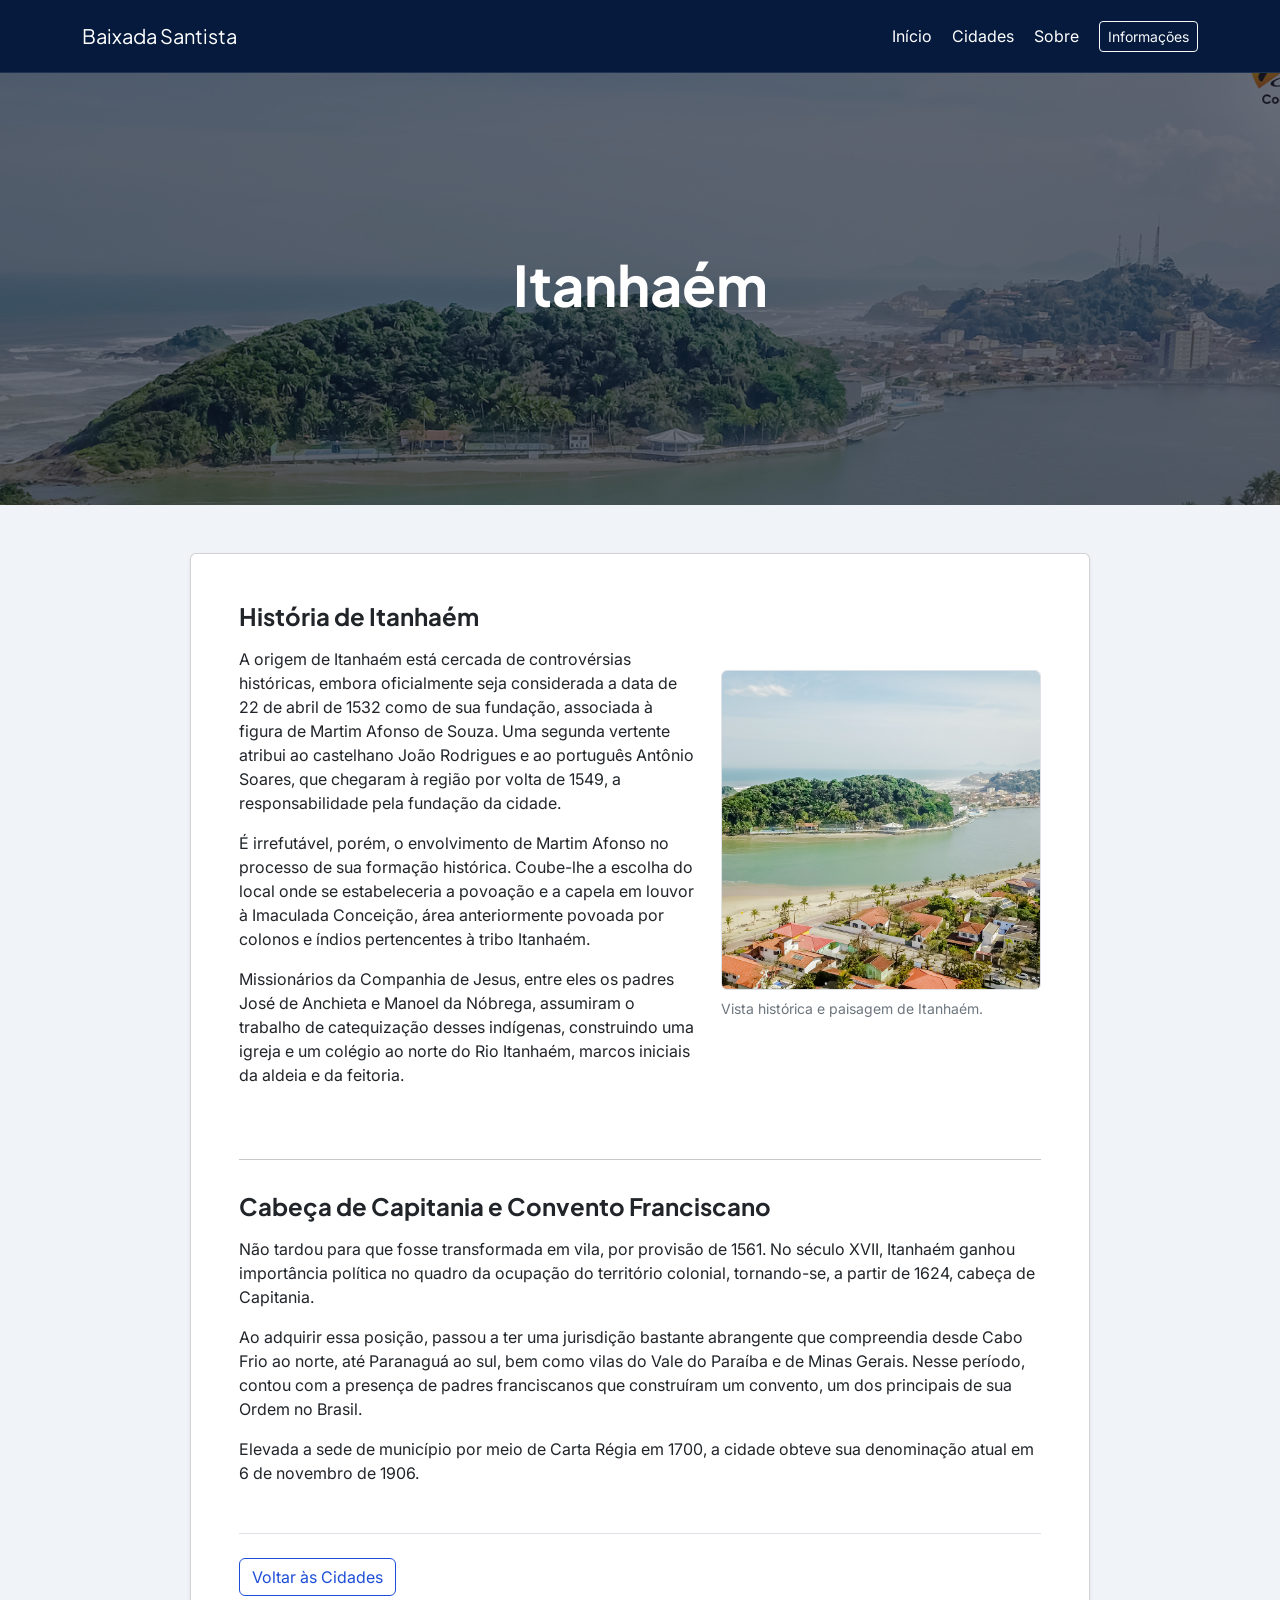
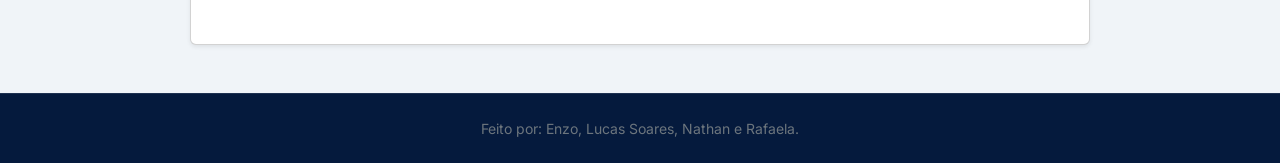
<file: itanhaem.html>
﻿<!DOCTYPE html>
<html lang="pt-br">
<head>
  <meta charset="utf-8">
  <meta name="viewport" content="width=device-width, initial-scale=1">
  <meta name="description" content="Conheça a história e a fundação de Itanhaém.">
  <title>Itanhaém</title>
  <link rel="preconnect" href="https://fonts.googleapis.com">
  <link rel="preconnect" href="https://fonts.gstatic.com" crossorigin>
  <link href="https://fonts.googleapis.com/css2?family=Inter:wght@400;500;600&family=Plus+Jakarta+Sans:wght@500;600;700&display=swap" rel="stylesheet">
  <link href="https://cdn.jsdelivr.net/npm/bootstrap@5.3.3/dist/css/bootstrap.min.css" rel="stylesheet">
  <link href="style-baixada.css" rel="stylesheet">
</head>
<body>
  <header class="sticky-top fundo-escuro topo-pagina">
    <div class="collapse fundo-escuro border-bottom border-secondary border-opacity-25" id="painel-informacoes">
      <div class="container py-4">
        <div class="row g-4">
          <div class="col-lg-7">
            <h5 class="text-white fw-semibold mb-2">Sobre este guia</h5>
            <p class="text-light opacity-75 small mb-0" style="max-width: 62ch;">
              A Baixada Santista é formada por nove cidades, cada uma com sua história, suas praias e seu jeito de viver. Aqui você encontra um pouco sobre a região.
            </p>
          </div>
          <div class="col-lg-3 col-md-6">
            <h6 class="text-white fw-semibold mb-2">Seções do portal</h6>
            <ul class="list-unstyled small mb-0">
              <li class="mb-1">
                <a class="text-light opacity-75 text-decoration-none" href="index.html#secao-cidades">Municípios</a>
              </li>
              <li class="mb-1">
                <a class="text-light opacity-75 text-decoration-none" href="index.html#secao-sobre">História e geografia</a>
              </li>
            </ul>
          </div>
          <div class="col-lg-2 col-md-6">
            <h6 class="text-white fw-semibold mb-2">Contato</h6>
            <ul class="list-unstyled small mb-0">
              <li class="mb-1">
                <a class="text-light opacity-75 text-decoration-none">67@gmail.com</a>
              </li>
            </ul>
          </div>
        </div>
      </div>
    </div>
    <nav class="navbar navbar-expand-lg navbar-dark py-3">
      <div class="container">
        <a class="navbar-brand" href="index.html">Baixada Santista</a>
        <div class="d-flex align-items-center gap-2 d-lg-none">
          <button class="navbar-toggler border-0" type="button" data-bs-toggle="collapse" data-bs-target="#links-menu" aria-controls="links-menu" aria-expanded="false" aria-label="Alternar navegação">
            <span class="navbar-toggler-icon"></span>
          </button>
          <button class="btn btn-sm btn-outline-light" type="button" data-bs-toggle="collapse" data-bs-target="#painel-informacoes">
            Sobre
          </button>
        </div>
        <div class="collapse navbar-collapse justify-content-end" id="links-menu">
          <ul class="navbar-nav align-items-lg-center gap-lg-1 my-2 my-lg-0">
            <li class="nav-item">
              <a class="nav-link" href="index.html">Início</a>
            </li>
            <li class="nav-item">
              <a class="nav-link" href="index.html#secao-cidades">Cidades</a>
            </li>
            <li class="nav-item">
              <a class="nav-link" href="index.html#secao-sobre">Sobre</a>
            </li>
            <li class="nav-item ms-lg-2 d-none d-lg-block">
              <button class="btn btn-sm btn-outline-light" type="button" data-bs-toggle="collapse" data-bs-target="#painel-informacoes">
                Informações
              </button>
            </li>
          </ul>
        </div>
      </div>
    </nav>
  </header>

  <section class="destaque-cidade fundo-itanhaem">
    <div class="container py-4 py-lg-5">
      <div class="destaque-texto mx-auto">
        <h1 class="display-4 fw-bold mb-2 text-white">Itanhaém</h1>
      </div>
    </div>
  </section>

  <main class="container">
    <article class="card cartao-detalhe">
      <div class="row g-4 align-items-center mb-5">
        <div class="col-lg-7">
          <h2 class="h4 fw-bold mb-3">História de Itanhaém</h2>
          <p>
            A origem de Itanhaém está cercada de controvérsias históricas, embora oficialmente seja considerada a data de 22 de abril de 1532 como de sua fundação, associada à figura de Martim Afonso de Souza. Uma segunda vertente atribui ao castelhano João Rodrigues e ao português Antônio Soares, que chegaram à região por volta de 1549, a responsabilidade pela fundação da cidade.
          </p>
          <p>
            É irrefutável, porém, o envolvimento de Martim Afonso no processo de sua formação histórica. Coube-lhe a escolha do local onde se estabeleceria a povoação e a capela em louvor à Imaculada Conceição, área anteriormente povoada por colonos e índios pertencentes à tribo Itanhaém.
          </p>
          <p class="mb-0">
            Missionários da Companhia de Jesus, entre eles os padres José de Anchieta e Manoel da Nóbrega, assumiram o trabalho de catequização desses indígenas, construindo uma igreja e um colégio ao norte do Rio Itanhaém, marcos iniciais da aldeia e da feitoria.
          </p>
        </div>
        <div class="col-lg-5">
          <figure class="m-0">
            <img class="foto-cidade rounded border" src="imagens/itanhaem.jpg">
            <figcaption class="text-secondary small mt-2">
              Vista histórica e paisagem de Itanhaém.
            </figcaption>
          </figure>
        </div>
      </div>

      <hr class="my-4">

      <section class="pt-2">
        <h2 class="h4 fw-bold mb-3">Cabeça de Capitania e Convento Franciscano</h2>
        <p>
          Não tardou para que fosse transformada em vila, por provisão de 1561. No século XVII, Itanhaém ganhou importância política no quadro da ocupação do território colonial, tornando-se, a partir de 1624, cabeça de Capitania.
        </p>
        <p>
          Ao adquirir essa posição, passou a ter uma jurisdição bastante abrangente que compreendia desde Cabo Frio ao norte, até Paranaguá ao sul, bem como vilas do Vale do Paraíba e de Minas Gerais. Nesse período, contou com a presença de padres franciscanos que construíram um convento, um dos principais de sua Ordem no Brasil.
        </p>
        <p class="mb-0">
          Elevada a sede de município por meio de Carta Régia em 1700, a cidade obteve sua denominação atual em 6 de novembro de 1906.
        </p>
      </section>

      <div class="mt-5 pt-4 border-top">
        <a class="btn btn-outline-primary" href="index.html#secao-cidades">
          Voltar às Cidades
        </a>
      </div>
    </article>
  </main>

  <footer class="fundo-escuro text-secondary rodape-pagina">
    <div class="container text-center">
      <p class="mb-0 small">
        Feito por: Enzo, Lucas Soares, Nathan e Rafaela.
      </p>
    </div>
  </footer>

  <script src="https://cdn.jsdelivr.net/npm/bootstrap@5.3.3/dist/js/bootstrap.bundle.min.js"></script>
</body>
</html>
</file>
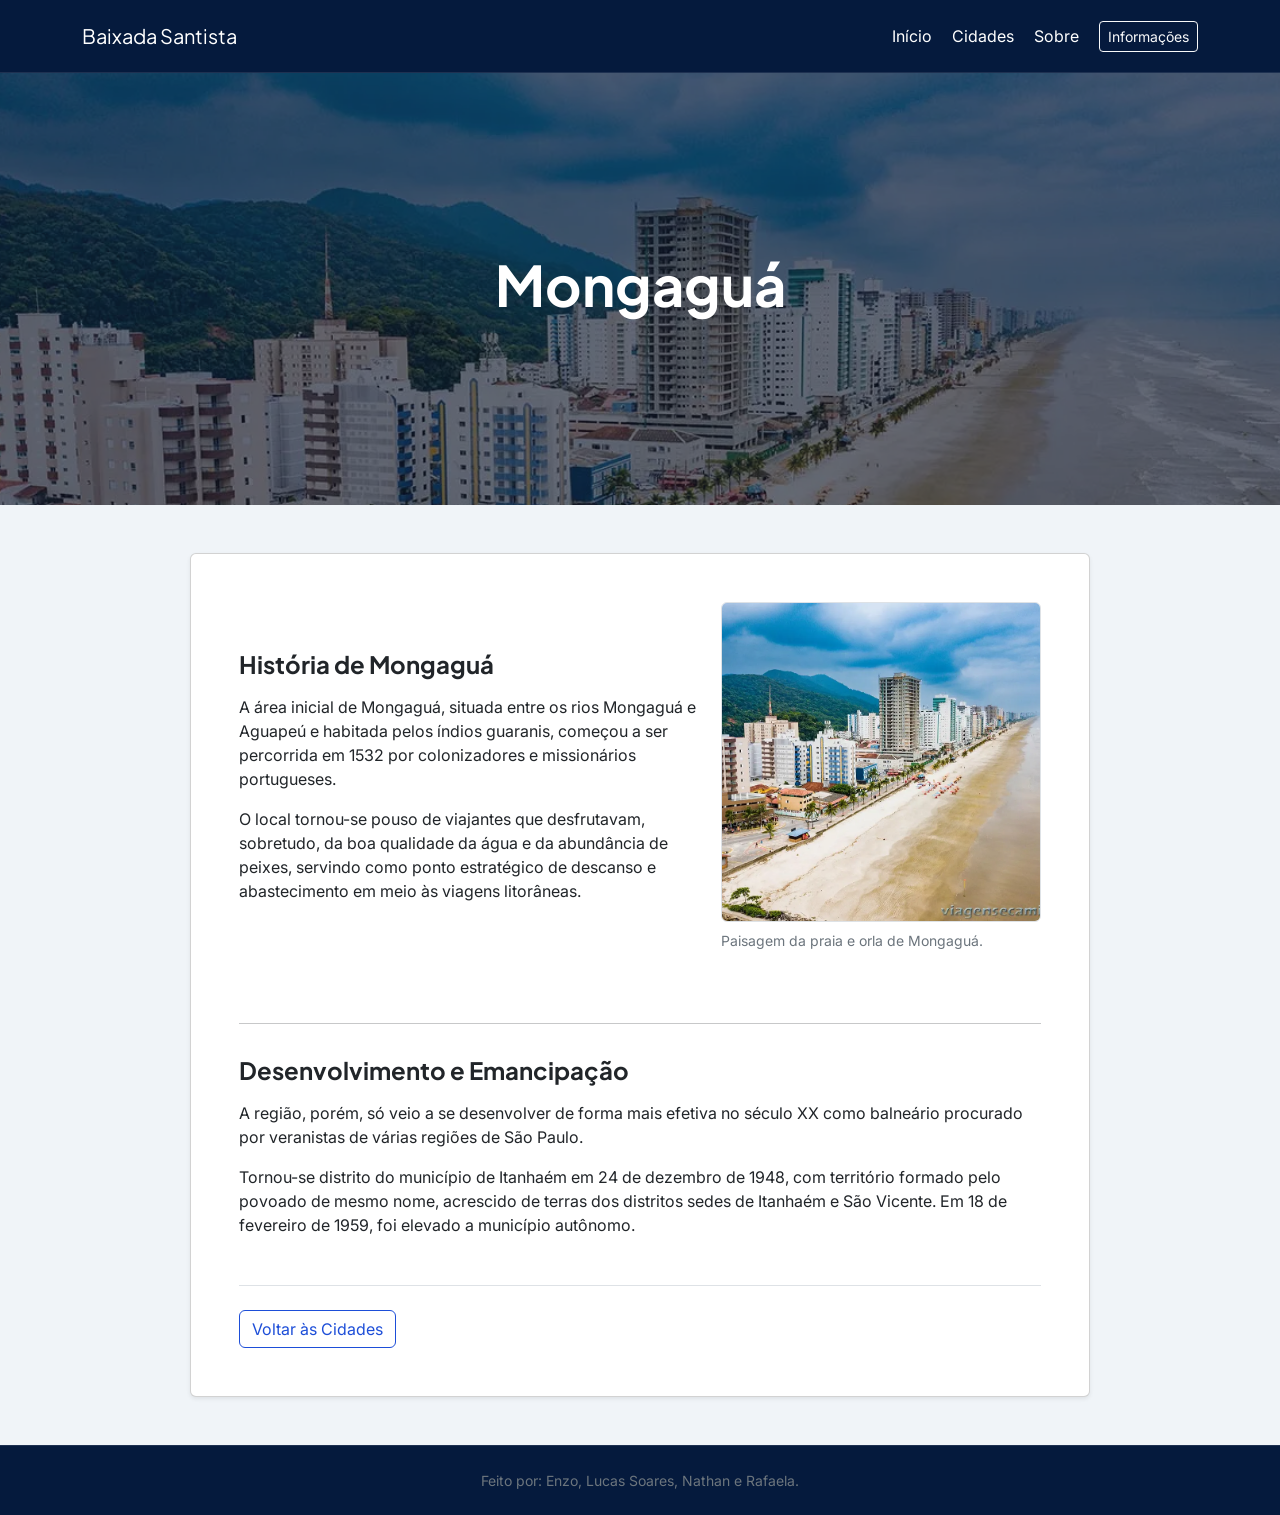
<file: mongagua.html>
﻿<!DOCTYPE html>
<html lang="pt-br">
<head>
  <meta charset="utf-8">
  <meta name="viewport" content="width=device-width, initial-scale=1">
  <meta name="description" content="Conheça a história e as origens de Mongaguá.">
  <title>Mongaguá</title>
  <link rel="preconnect" href="https://fonts.googleapis.com">
  <link rel="preconnect" href="https://fonts.gstatic.com" crossorigin>
  <link href="https://fonts.googleapis.com/css2?family=Inter:wght@400;500;600&family=Plus+Jakarta+Sans:wght@500;600;700&display=swap" rel="stylesheet">
  <link href="https://cdn.jsdelivr.net/npm/bootstrap@5.3.3/dist/css/bootstrap.min.css" rel="stylesheet">
  <link href="style-baixada.css" rel="stylesheet">
</head>
<body>
  <header class="sticky-top fundo-escuro topo-pagina">
    <div class="collapse fundo-escuro border-bottom border-secondary border-opacity-25" id="painel-informacoes">
      <div class="container py-4">
        <div class="row g-4">
          <div class="col-lg-7">
            <h5 class="text-white fw-semibold mb-2">Sobre este guia</h5>
            <p class="text-light opacity-75 small mb-0" style="max-width: 62ch;">
              A Baixada Santista é formada por nove cidades, cada uma com sua história, suas praias e seu jeito de viver. Aqui você encontra um pouco sobre a região.
            </p>
          </div>
          <div class="col-lg-3 col-md-6">
            <h6 class="text-white fw-semibold mb-2">Seções do portal</h6>
            <ul class="list-unstyled small mb-0">
              <li class="mb-1">
                <a class="text-light opacity-75 text-decoration-none" href="index.html#secao-cidades">Municípios</a>
              </li>
              <li class="mb-1">
                <a class="text-light opacity-75 text-decoration-none" href="index.html#secao-sobre">História e geografia</a>
              </li>
            </ul>
          </div>
          <div class="col-lg-2 col-md-6">
            <h6 class="text-white fw-semibold mb-2">Contato</h6>
            <ul class="list-unstyled small mb-0">
              <li class="mb-1">
                <a class="text-light opacity-75 text-decoration-none">67@gmail.com</a>
              </li>
            </ul>
          </div>
        </div>
      </div>
    </div>
    <nav class="navbar navbar-expand-lg navbar-dark py-3">
      <div class="container">
        <a class="navbar-brand" href="index.html">Baixada Santista</a>
        <div class="d-flex align-items-center gap-2 d-lg-none">
          <button class="navbar-toggler border-0" type="button" data-bs-toggle="collapse" data-bs-target="#links-menu" aria-controls="links-menu" aria-expanded="false" aria-label="Alternar navegação">
            <span class="navbar-toggler-icon"></span>
          </button>
          <button class="btn btn-sm btn-outline-light" type="button" data-bs-toggle="collapse" data-bs-target="#painel-informacoes">
            Sobre
          </button>
        </div>
        <div class="collapse navbar-collapse justify-content-end" id="links-menu">
          <ul class="navbar-nav align-items-lg-center gap-lg-1 my-2 my-lg-0">
            <li class="nav-item">
              <a class="nav-link" href="index.html">Início</a>
            </li>
            <li class="nav-item">
              <a class="nav-link" href="index.html#secao-cidades">Cidades</a>
            </li>
            <li class="nav-item">
              <a class="nav-link" href="index.html#secao-sobre">Sobre</a>
            </li>
            <li class="nav-item ms-lg-2 d-none d-lg-block">
              <button class="btn btn-sm btn-outline-light" type="button" data-bs-toggle="collapse" data-bs-target="#painel-informacoes">
                Informações
              </button>
            </li>
          </ul>
        </div>
      </div>
    </nav>
  </header>

  <section class="destaque-cidade fundo-mongagua">
    <div class="container py-4 py-lg-5">
      <div class="destaque-texto mx-auto">
        <h1 class="display-4 fw-bold mb-2 text-white">Mongaguá</h1>
      </div>
    </div>
  </section>

  <main class="container">
    <article class="card cartao-detalhe">
      <div class="row g-4 align-items-center mb-5">
        <div class="col-lg-7">
          <h2 class="h4 fw-bold mb-3">História de Mongaguá</h2>
          <p>
            A área inicial de Mongaguá, situada entre os rios Mongaguá e Aguapeú e habitada pelos índios guaranis, começou a ser percorrida em 1532 por colonizadores e missionários portugueses.
          </p>
          <p class="mb-0">
            O local tornou-se pouso de viajantes que desfrutavam, sobretudo, da boa qualidade da água e da abundância de peixes, servindo como ponto estratégico de descanso e abastecimento em meio às viagens litorâneas.
          </p>
        </div>
        <div class="col-lg-5">
          <figure class="m-0">
            <img class="foto-cidade rounded border" src="imagens/mpra.jpg">
            <figcaption class="text-secondary small mt-2">
              Paisagem da praia e orla de Mongaguá.
            </figcaption>
          </figure>
        </div>
      </div>

      <hr class="my-4">

      <section class="pt-2">
        <h2 class="h4 fw-bold mb-3">Desenvolvimento e Emancipação</h2>
        <p>
          A região, porém, só veio a se desenvolver de forma mais efetiva no século XX como balneário procurado por veranistas de várias regiões de São Paulo.
        </p>
        <p class="mb-0">
          Tornou-se distrito do município de Itanhaém em 24 de dezembro de 1948, com território formado pelo povoado de mesmo nome, acrescido de terras dos distritos sedes de Itanhaém e São Vicente. Em 18 de fevereiro de 1959, foi elevado a município autônomo.
        </p>
      </section>

      <div class="mt-5 pt-4 border-top">
        <a class="btn btn-outline-primary" href="index.html#secao-cidades">
          Voltar às Cidades
        </a>
      </div>
    </article>
  </main>

  <footer class="fundo-escuro text-secondary rodape-pagina">
    <div class="container text-center">
      <p class="mb-0 small">
        Feito por: Enzo, Lucas Soares, Nathan e Rafaela.
      </p>
    </div>
  </footer>

  <script src="https://cdn.jsdelivr.net/npm/bootstrap@5.3.3/dist/js/bootstrap.bundle.min.js"></script>
</body>
</html>
</file>
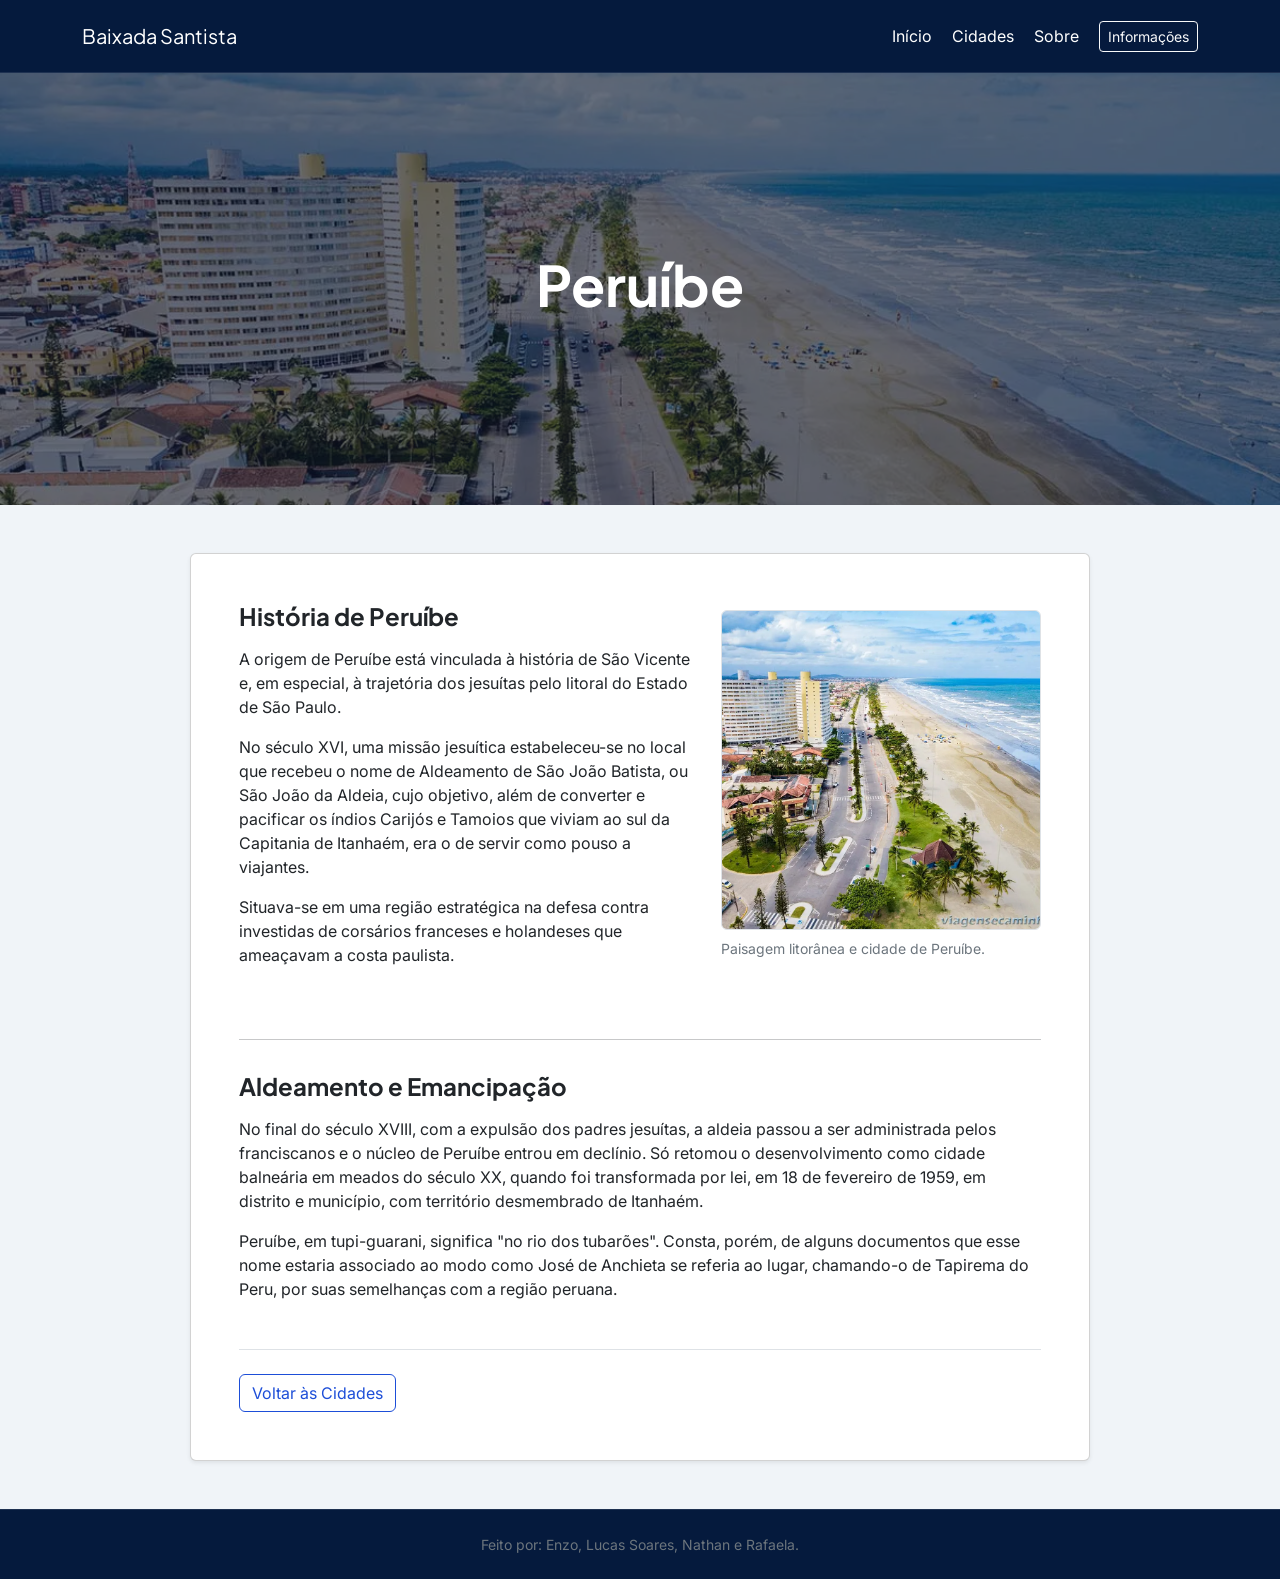
<file: peruibe.html>
﻿<!DOCTYPE html>
<html lang="pt-br">
<head>
  <meta charset="utf-8">
  <meta name="viewport" content="width=device-width, initial-scale=1">
  <meta name="description" content="Conheça a história e as origens de Peruíbe.">
  <title>Peruíbe</title>
  <link rel="preconnect" href="https://fonts.googleapis.com">
  <link rel="preconnect" href="https://fonts.gstatic.com" crossorigin>
  <link href="https://fonts.googleapis.com/css2?family=Inter:wght@400;500;600&family=Plus+Jakarta+Sans:wght@500;600;700&display=swap" rel="stylesheet">
  <link href="https://cdn.jsdelivr.net/npm/bootstrap@5.3.3/dist/css/bootstrap.min.css" rel="stylesheet">
  <link href="style-baixada.css" rel="stylesheet">
</head>
<body>
  <header class="sticky-top fundo-escuro topo-pagina">
    <div class="collapse fundo-escuro border-bottom border-secondary border-opacity-25" id="painel-informacoes">
      <div class="container py-4">
        <div class="row g-4">
          <div class="col-lg-7">
            <h5 class="text-white fw-semibold mb-2">Sobre este guia</h5>
            <p class="text-light opacity-75 small mb-0" style="max-width: 62ch;">
              A Baixada Santista é formada por nove cidades, cada uma com sua história, suas praias e seu jeito de viver. Aqui você encontra um pouco sobre a região.
            </p>
          </div>
          <div class="col-lg-3 col-md-6">
            <h6 class="text-white fw-semibold mb-2">Seções do portal</h6>
            <ul class="list-unstyled small mb-0">
              <li class="mb-1">
                <a class="text-light opacity-75 text-decoration-none" href="index.html#secao-cidades">Municípios</a>
              </li>
              <li class="mb-1">
                <a class="text-light opacity-75 text-decoration-none" href="index.html#secao-sobre">História e geografia</a>
              </li>
            </ul>
          </div>
          <div class="col-lg-2 col-md-6">
            <h6 class="text-white fw-semibold mb-2">Contato</h6>
            <ul class="list-unstyled small mb-0">
              <li class="mb-1">
                <a class="text-light opacity-75 text-decoration-none">67@gmail.com</a>
              </li>
            </ul>
          </div>
        </div>
      </div>
    </div>
    <nav class="navbar navbar-expand-lg navbar-dark py-3">
      <div class="container">
        <a class="navbar-brand" href="index.html">Baixada Santista</a>
        <div class="d-flex align-items-center gap-2 d-lg-none">
          <button class="navbar-toggler border-0" type="button" data-bs-toggle="collapse" data-bs-target="#links-menu" aria-controls="links-menu" aria-expanded="false" aria-label="Alternar navegação">
            <span class="navbar-toggler-icon"></span>
          </button>
          <button class="btn btn-sm btn-outline-light" type="button" data-bs-toggle="collapse" data-bs-target="#painel-informacoes">
            Sobre
          </button>
        </div>
        <div class="collapse navbar-collapse justify-content-end" id="links-menu">
          <ul class="navbar-nav align-items-lg-center gap-lg-1 my-2 my-lg-0">
            <li class="nav-item">
              <a class="nav-link" href="index.html">Início</a>
            </li>
            <li class="nav-item">
              <a class="nav-link" href="index.html#secao-cidades">Cidades</a>
            </li>
            <li class="nav-item">
              <a class="nav-link" href="index.html#secao-sobre">Sobre</a>
            </li>
            <li class="nav-item ms-lg-2 d-none d-lg-block">
              <button class="btn btn-sm btn-outline-light" type="button" data-bs-toggle="collapse" data-bs-target="#painel-informacoes">
                Informações
              </button>
            </li>
          </ul>
        </div>
      </div>
    </nav>
  </header>

  <section class="destaque-cidade fundo-peruibe">
    <div class="container py-4 py-lg-5">
      <div class="destaque-texto mx-auto">
        <h1 class="display-4 fw-bold mb-2 text-white">Peruíbe</h1>
      </div>
    </div>
  </section>

  <main class="container">
    <article class="card cartao-detalhe">
      <div class="row g-4 align-items-center mb-5">
        <div class="col-lg-7">
          <h2 class="h4 fw-bold mb-3">História de Peruíbe</h2>
          <p>
            A origem de Peruíbe está vinculada à história de São Vicente e, em especial, à trajetória dos jesuítas pelo litoral do Estado de São Paulo.
          </p>
          <p>
            No século XVI, uma missão jesuítica estabeleceu-se no local que recebeu o nome de Aldeamento de São João Batista, ou São João da Aldeia, cujo objetivo, além de converter e pacificar os índios Carijós e Tamoios que viviam ao sul da Capitania de Itanhaém, era o de servir como pouso a viajantes.
          </p>
          <p class="mb-0">
            Situava-se em uma região estratégica na defesa contra investidas de corsários franceses e holandeses que ameaçavam a costa paulista.
          </p>
        </div>
        <div class="col-lg-5">
          <figure class="m-0">
            <img class="foto-cidade rounded border" src="imagens/pci.webp">
            <figcaption class="text-secondary small mt-2">
              Paisagem litorânea e cidade de Peruíbe.
            </figcaption>
          </figure>
        </div>
      </div>

      <hr class="my-4">

      <section class="pt-2">
        <h2 class="h4 fw-bold mb-3">Aldeamento e Emancipação</h2>
        <p>
          No final do século XVIII, com a expulsão dos padres jesuítas, a aldeia passou a ser administrada pelos franciscanos e o núcleo de Peruíbe entrou em declínio. Só retomou o desenvolvimento como cidade balneária em meados do século XX, quando foi transformada por lei, em 18 de fevereiro de 1959, em distrito e município, com território desmembrado de Itanhaém.
        </p>
        <p class="mb-0">
          Peruíbe, em tupi-guarani, significa "no rio dos tubarões". Consta, porém, de alguns documentos que esse nome estaria associado ao modo como José de Anchieta se referia ao lugar, chamando-o de Tapirema do Peru, por suas semelhanças com a região peruana.
        </p>
      </section>

      <div class="mt-5 pt-4 border-top">
        <a class="btn btn-outline-primary" href="index.html#secao-cidades">
          Voltar às Cidades
        </a>
      </div>
    </article>
  </main>

  <footer class="fundo-escuro text-secondary rodape-pagina">
    <div class="container text-center">
      <p class="mb-0 small">
        Feito por: Enzo, Lucas Soares, Nathan e Rafaela.
      </p>
    </div>
  </footer>

  <script src="https://cdn.jsdelivr.net/npm/bootstrap@5.3.3/dist/js/bootstrap.bundle.min.js"></script>
</body>
</html>
</file>
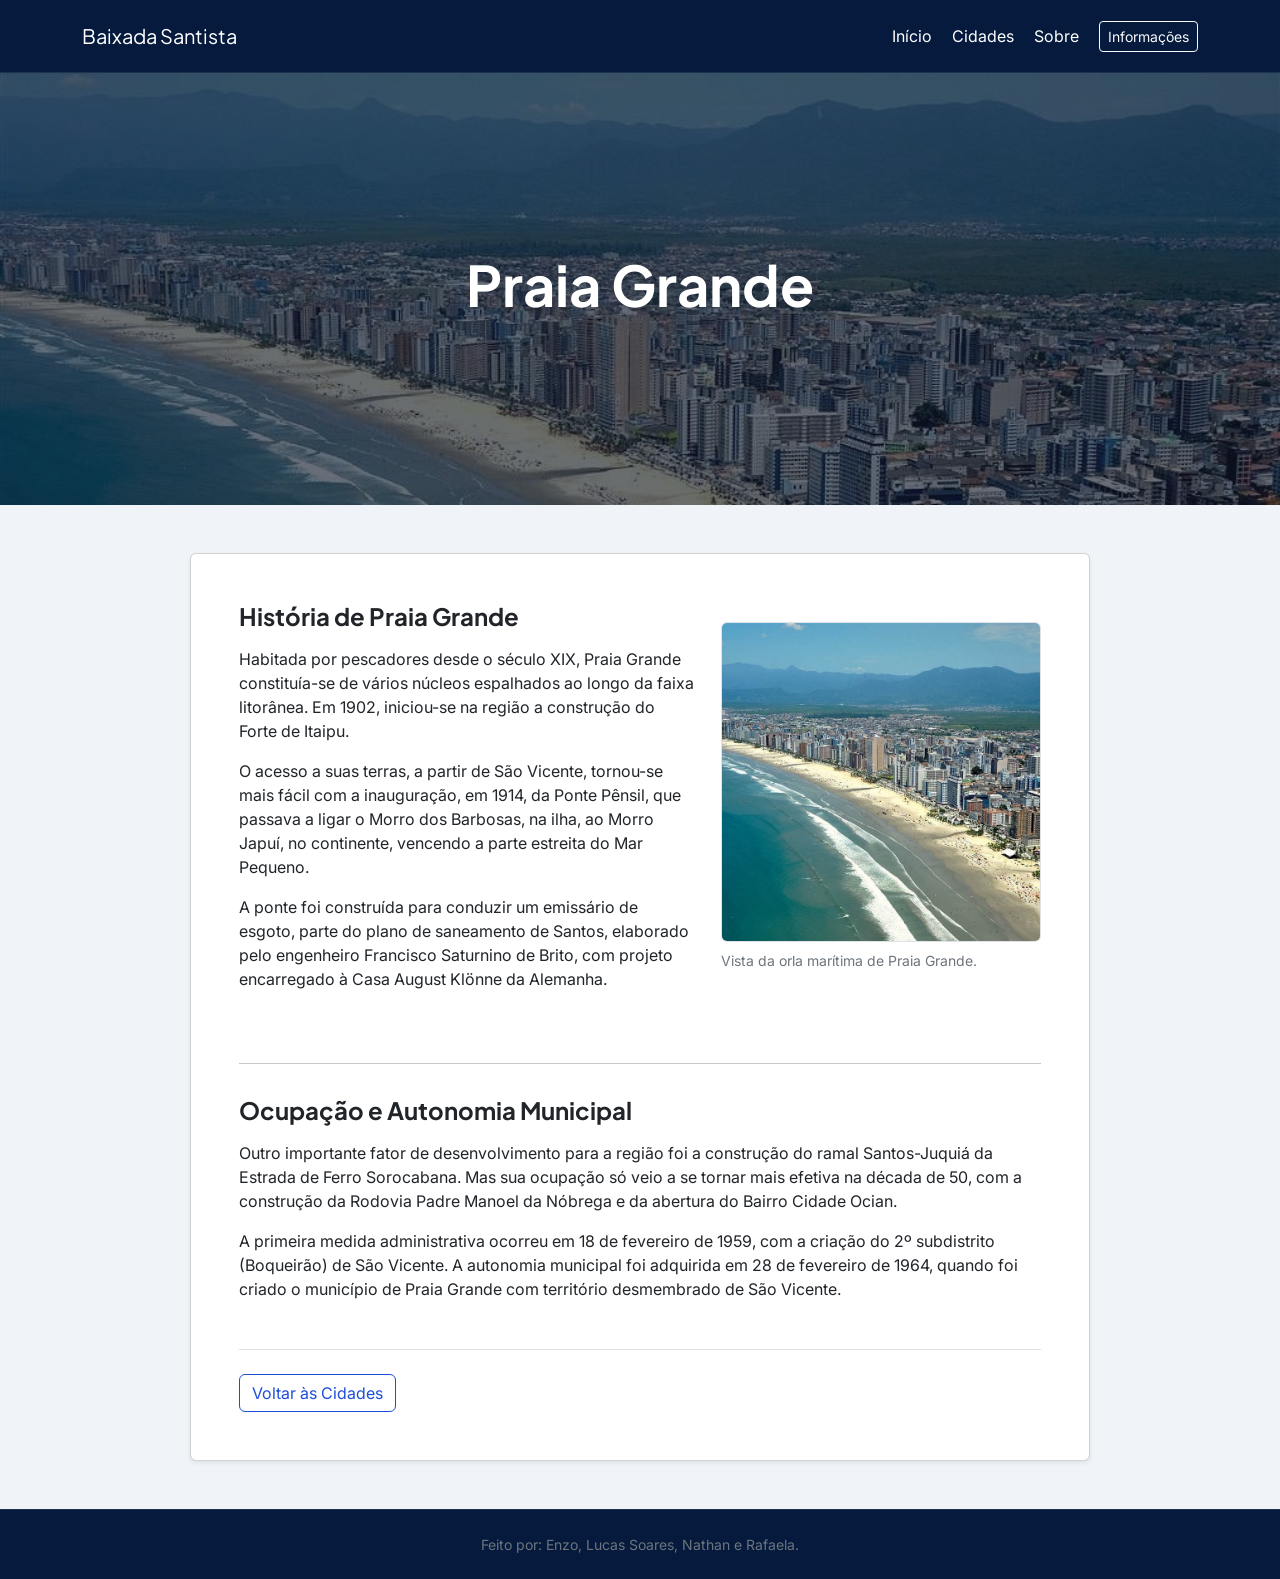
<file: pg.html>
﻿<!DOCTYPE html>
<html lang="pt-br">
<head>
  <meta charset="utf-8">
  <meta name="viewport" content="width=device-width, initial-scale=1">
  <meta name="description" content="Conheça a história e a evolução de Praia Grande.">
  <title>Praia Grande</title>
  <link rel="preconnect" href="https://fonts.googleapis.com">
  <link rel="preconnect" href="https://fonts.gstatic.com" crossorigin>
  <link href="https://fonts.googleapis.com/css2?family=Inter:wght@400;500;600&family=Plus+Jakarta+Sans:wght@500;600;700&display=swap" rel="stylesheet">
  <link href="https://cdn.jsdelivr.net/npm/bootstrap@5.3.3/dist/css/bootstrap.min.css" rel="stylesheet">
  <link href="style-baixada.css" rel="stylesheet">
</head>
<body>
  <header class="sticky-top fundo-escuro topo-pagina">
    <div class="collapse fundo-escuro border-bottom border-secondary border-opacity-25" id="painel-informacoes">
      <div class="container py-4">
        <div class="row g-4">
          <div class="col-lg-7">
            <h5 class="text-white fw-semibold mb-2">Sobre este guia</h5>
            <p class="text-light opacity-75 small mb-0" style="max-width: 62ch;">
              A Baixada Santista é formada por nove cidades, cada uma com sua história, suas praias e seu jeito de viver. Aqui você encontra um pouco sobre a região.
            </p>
          </div>
          <div class="col-lg-3 col-md-6">
            <h6 class="text-white fw-semibold mb-2">Seções do portal</h6>
            <ul class="list-unstyled small mb-0">
              <li class="mb-1">
                <a class="text-light opacity-75 text-decoration-none" href="index.html#secao-cidades">Municípios</a>
              </li>
              <li class="mb-1">
                <a class="text-light opacity-75 text-decoration-none" href="index.html#secao-sobre">História e geografia</a>
              </li>
            </ul>
          </div>
          <div class="col-lg-2 col-md-6">
            <h6 class="text-white fw-semibold mb-2">Contato</h6>
            <ul class="list-unstyled small mb-0">
              <li class="mb-1">
                <a class="text-light opacity-75 text-decoration-none">67@gmail.com</a>
              </li>
            </ul>
          </div>
        </div>
      </div>
    </div>
    <nav class="navbar navbar-expand-lg navbar-dark py-3">
      <div class="container">
        <a class="navbar-brand" href="index.html">Baixada Santista</a>
        <div class="d-flex align-items-center gap-2 d-lg-none">
          <button class="navbar-toggler border-0" type="button" data-bs-toggle="collapse" data-bs-target="#links-menu" aria-controls="links-menu" aria-expanded="false" aria-label="Alternar navegação">
            <span class="navbar-toggler-icon"></span>
          </button>
          <button class="btn btn-sm btn-outline-light" type="button" data-bs-toggle="collapse" data-bs-target="#painel-informacoes">
            Sobre
          </button>
        </div>
        <div class="collapse navbar-collapse justify-content-end" id="links-menu">
          <ul class="navbar-nav align-items-lg-center gap-lg-1 my-2 my-lg-0">
            <li class="nav-item">
              <a class="nav-link" href="index.html">Início</a>
            </li>
            <li class="nav-item">
              <a class="nav-link" href="index.html#secao-cidades">Cidades</a>
            </li>
            <li class="nav-item">
              <a class="nav-link" href="index.html#secao-sobre">Sobre</a>
            </li>
            <li class="nav-item ms-lg-2 d-none d-lg-block">
              <button class="btn btn-sm btn-outline-light" type="button" data-bs-toggle="collapse" data-bs-target="#painel-informacoes">
                Informações
              </button>
            </li>
          </ul>
        </div>
      </div>
    </nav>
  </header>

  <section class="destaque-cidade fundo-praia-grande">
    <div class="container py-4 py-lg-5">
      <div class="destaque-texto mx-auto">
        <h1 class="display-4 fw-bold mb-2 text-white">Praia Grande</h1>
      </div>
    </div>
  </section>

  <main class="container">
    <article class="card cartao-detalhe">
      <div class="row g-4 align-items-center mb-5">
        <div class="col-lg-7">
          <h2 class="h4 fw-bold mb-3">História de Praia Grande</h2>
          <p>
            Habitada por pescadores desde o século XIX, Praia Grande constituía-se de vários núcleos espalhados ao longo da faixa litorânea. Em 1902, iniciou-se na região a construção do Forte de Itaipu.
          </p>
          <p>
            O acesso a suas terras, a partir de São Vicente, tornou-se mais fácil com a inauguração, em 1914, da Ponte Pênsil, que passava a ligar o Morro dos Barbosas, na ilha, ao Morro Japuí, no continente, vencendo a parte estreita do Mar Pequeno.
          </p>
          <p class="mb-0">
            A ponte foi construída para conduzir um emissário de esgoto, parte do plano de saneamento de Santos, elaborado pelo engenheiro Francisco Saturnino de Brito, com projeto encarregado à Casa August Klönne da Alemanha.
          </p>
        </div>
        <div class="col-lg-5">
          <figure class="m-0">
            <img class="foto-cidade rounded border" src="imagens/pg.jpg">
            <figcaption class="text-secondary small mt-2">
              Vista da orla marítima de Praia Grande.
            </figcaption>
          </figure>
        </div>
      </div>

      <hr class="my-4">

      <section class="pt-2">
        <h2 class="h4 fw-bold mb-3">Ocupação e Autonomia Municipal</h2>
        <p>
          Outro importante fator de desenvolvimento para a região foi a construção do ramal Santos-Juquiá da Estrada de Ferro Sorocabana. Mas sua ocupação só veio a se tornar mais efetiva na década de 50, com a construção da Rodovia Padre Manoel da Nóbrega e da abertura do Bairro Cidade Ocian.
        </p>
        <p class="mb-0">
          A primeira medida administrativa ocorreu em 18 de fevereiro de 1959, com a criação do 2º subdistrito (Boqueirão) de São Vicente. A autonomia municipal foi adquirida em 28 de fevereiro de 1964, quando foi criado o município de Praia Grande com território desmembrado de São Vicente.
        </p>
      </section>

      <div class="mt-5 pt-4 border-top">
        <a class="btn btn-outline-primary" href="index.html#secao-cidades">
          Voltar às Cidades
        </a>
      </div>
    </article>
  </main>

  <footer class="fundo-escuro text-secondary rodape-pagina">
    <div class="container text-center">
      <p class="mb-0 small">
        Feito por: Enzo, Lucas Soares, Nathan e Rafaela.
      </p>
    </div>
  </footer>

  <script src="https://cdn.jsdelivr.net/npm/bootstrap@5.3.3/dist/js/bootstrap.bundle.min.js"></script>
</body>
</html>
</file>
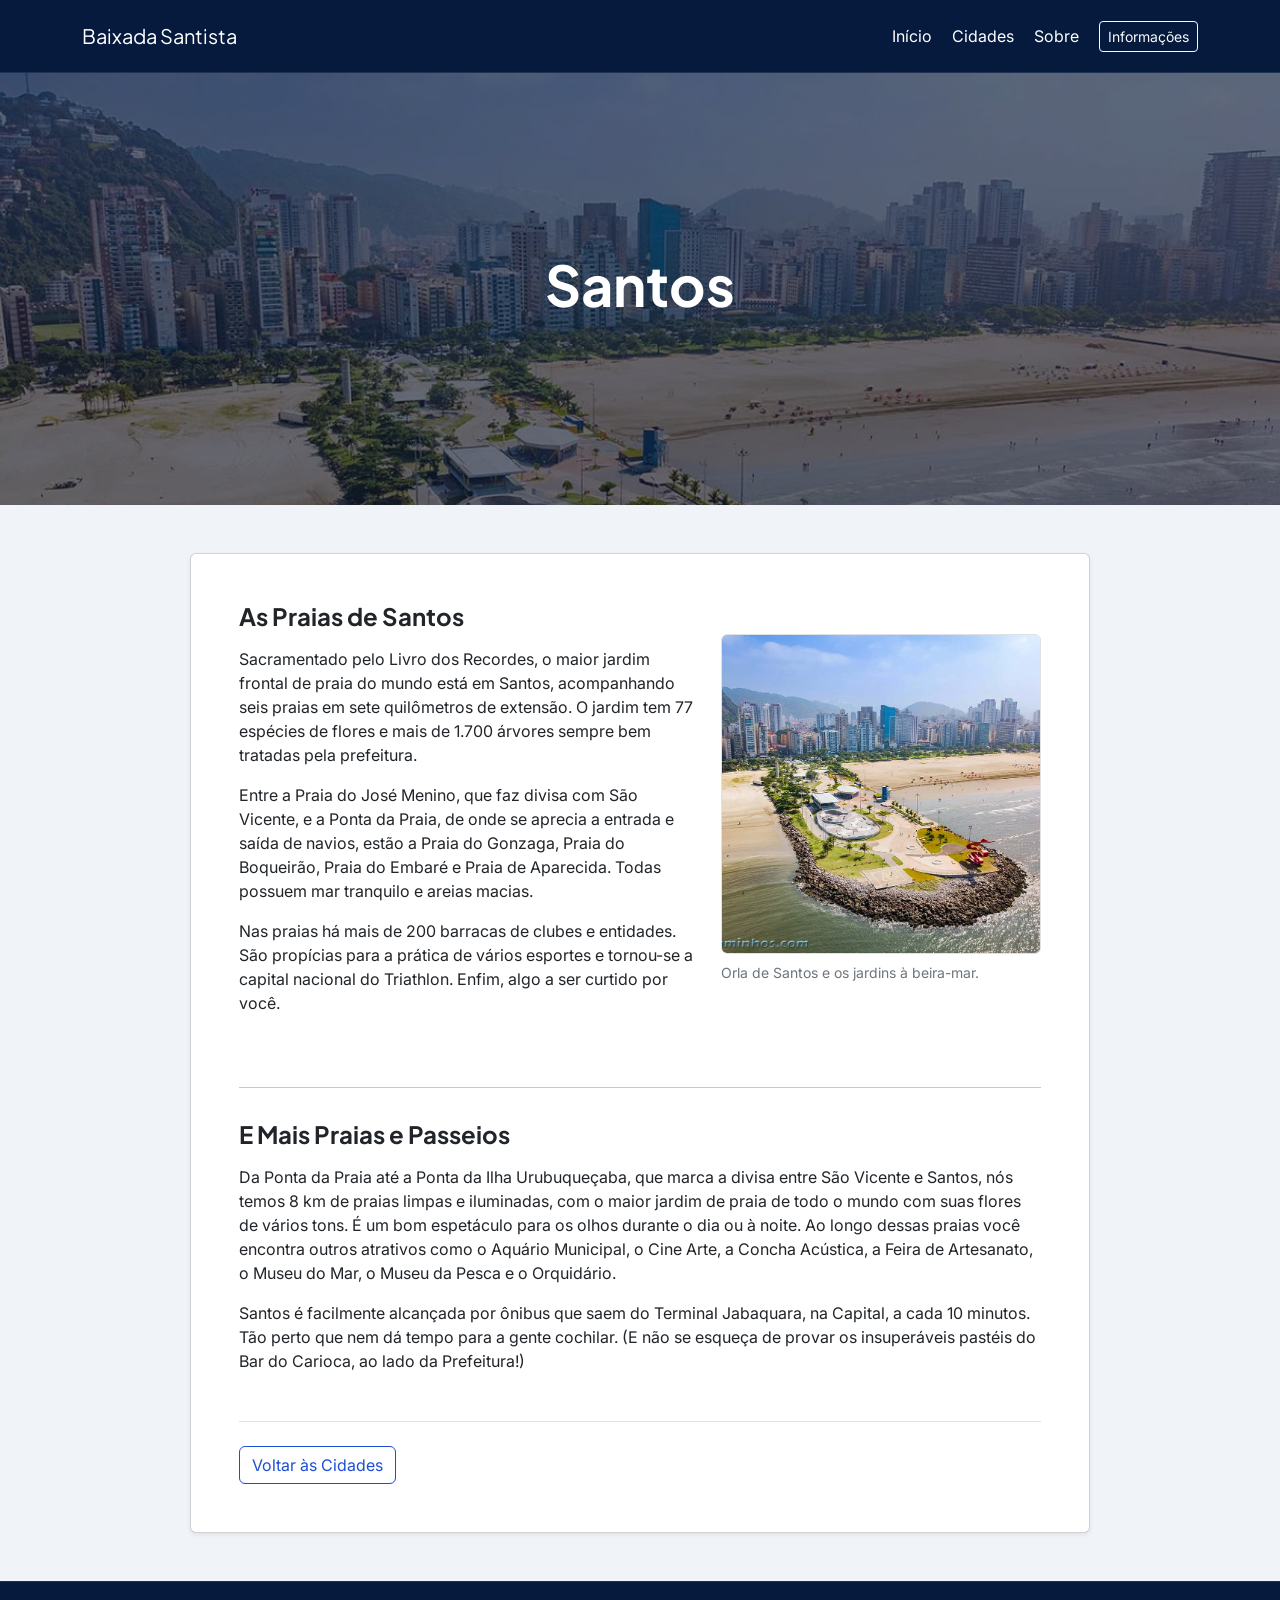
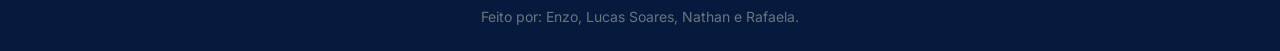
<file: santos.html>
﻿<!DOCTYPE html>
<html lang="pt-br">
<head>
  <meta charset="utf-8">
  <meta name="viewport" content="width=device-width, initial-scale=1">
  <meta name="description" content="Conheça as praias de Santos, seus jardins e passeios.">
  <title>Santos</title>
  <link rel="preconnect" href="https://fonts.googleapis.com">
  <link rel="preconnect" href="https://fonts.gstatic.com" crossorigin>
  <link href="https://fonts.googleapis.com/css2?family=Inter:wght@400;500;600&family=Plus+Jakarta+Sans:wght@500;600;700&display=swap" rel="stylesheet">
  <link href="https://cdn.jsdelivr.net/npm/bootstrap@5.3.3/dist/css/bootstrap.min.css" rel="stylesheet">
  <link href="style-baixada.css" rel="stylesheet">
</head>
<body>
  <header class="sticky-top fundo-escuro topo-pagina">
    <div class="collapse fundo-escuro border-bottom border-secondary border-opacity-25" id="painel-informacoes">
      <div class="container py-4">
        <div class="row g-4">
          <div class="col-lg-7">
            <h5 class="text-white fw-semibold mb-2">Sobre este guia</h5>
            <p class="text-light opacity-75 small mb-0" style="max-width: 62ch;">
              A Baixada Santista é formada por nove cidades, cada uma com sua história, suas praias e seu jeito de viver. Aqui você encontra um pouco sobre a região.
            </p>
          </div>
          <div class="col-lg-3 col-md-6">
            <h6 class="text-white fw-semibold mb-2">Seções do portal</h6>
            <ul class="list-unstyled small mb-0">
              <li class="mb-1">
                <a class="text-light opacity-75 text-decoration-none" href="index.html#secao-cidades">Municípios</a>
              </li>
              <li class="mb-1">
                <a class="text-light opacity-75 text-decoration-none" href="index.html#secao-sobre">História e geografia</a>
              </li>
            </ul>
          </div>
          <div class="col-lg-2 col-md-6">
            <h6 class="text-white fw-semibold mb-2">Contato</h6>
            <ul class="list-unstyled small mb-0">
              <li class="mb-1">
                <a class="text-light opacity-75 text-decoration-none">67@gmail.com</a>
              </li>
            </ul>
          </div>
        </div>
      </div>
    </div>
    <nav class="navbar navbar-expand-lg navbar-dark py-3">
      <div class="container">
        <a class="navbar-brand" href="index.html">Baixada Santista</a>
        <div class="d-flex align-items-center gap-2 d-lg-none">
          <button class="navbar-toggler border-0" type="button" data-bs-toggle="collapse" data-bs-target="#links-menu" aria-controls="links-menu" aria-expanded="false" aria-label="Alternar navegação">
            <span class="navbar-toggler-icon"></span>
          </button>
          <button class="btn btn-sm btn-outline-light" type="button" data-bs-toggle="collapse" data-bs-target="#painel-informacoes">
            Sobre
          </button>
        </div>
        <div class="collapse navbar-collapse justify-content-end" id="links-menu">
          <ul class="navbar-nav align-items-lg-center gap-lg-1 my-2 my-lg-0">
            <li class="nav-item">
              <a class="nav-link" href="index.html">Início</a>
            </li>
            <li class="nav-item">
              <a class="nav-link" href="index.html#secao-cidades">Cidades</a>
            </li>
            <li class="nav-item">
              <a class="nav-link" href="index.html#secao-sobre">Sobre</a>
            </li>
            <li class="nav-item ms-lg-2 d-none d-lg-block">
              <button class="btn btn-sm btn-outline-light" type="button" data-bs-toggle="collapse" data-bs-target="#painel-informacoes">
                Informações
              </button>
            </li>
          </ul>
        </div>
      </div>
    </nav>
  </header>

  <section class="destaque-cidade fundo-santos">
    <div class="container py-4 py-lg-5">
      <div class="destaque-texto mx-auto">
        <h1 class="display-4 fw-bold mb-2 text-white">Santos</h1>
      </div>
    </div>
  </section>

  <main class="container">
    <article class="card cartao-detalhe">
      <div class="row g-4 align-items-center mb-5">
        <div class="col-lg-7">
          <h2 class="h4 fw-bold mb-3">As Praias de Santos</h2>
          <p>
            Sacramentado pelo Livro dos Recordes, o maior jardim frontal de praia do mundo está em Santos, acompanhando seis praias em sete quilômetros de extensão. O jardim tem 77 espécies de flores e mais de 1.700 árvores sempre bem tratadas pela prefeitura.
          </p>
          <p>
            Entre a Praia do José Menino, que faz divisa com São Vicente, e a Ponta da Praia, de onde se aprecia a entrada e saída de navios, estão a Praia do Gonzaga, Praia do Boqueirão, Praia do Embaré e Praia de Aparecida. Todas possuem mar tranquilo e areias macias.
          </p>
          <p class="mb-0">
            Nas praias há mais de 200 barracas de clubes e entidades. São propícias para a prática de vários esportes e tornou-se a capital nacional do Triathlon. Enfim, algo a ser curtido por você.
          </p>
        </div>
        <div class="col-lg-5">
          <figure class="m-0">
            <img class="foto-cidade rounded border" src="imagens/SANpraia.jpg">
            <figcaption class="text-secondary small mt-2">
              Orla de Santos e os jardins à beira-mar.
            </figcaption>
          </figure>
        </div>
      </div>

      <hr class="my-4">

      <section class="pt-2">
        <h2 class="h4 fw-bold mb-3">E Mais Praias e Passeios</h2>
        <p>
          Da Ponta da Praia até a Ponta da Ilha Urubuqueçaba, que marca a divisa entre São Vicente e Santos, nós temos 8 km de praias limpas e iluminadas, com o maior jardim de praia de todo o mundo com suas flores de vários tons. É um bom espetáculo para os olhos durante o dia ou à noite. Ao longo dessas praias você encontra outros atrativos como o Aquário Municipal, o Cine Arte, a Concha Acústica, a Feira de Artesanato, o Museu do Mar, o Museu da Pesca e o Orquidário.
        </p>
        <p class="mb-0">
          Santos é facilmente alcançada por ônibus que saem do Terminal Jabaquara, na Capital, a cada 10 minutos. Tão perto que nem dá tempo para a gente cochilar. (E não se esqueça de provar os insuperáveis pastéis do Bar do Carioca, ao lado da Prefeitura!)
        </p>
      </section>

      <div class="mt-5 pt-4 border-top">
        <a class="btn btn-outline-primary" href="index.html#secao-cidades">
          Voltar às Cidades
        </a>
      </div>
    </article>
  </main>

  <footer class="fundo-escuro text-secondary rodape-pagina">
    <div class="container text-center">
      <p class="mb-0 small">
        Feito por: Enzo, Lucas Soares, Nathan e Rafaela.
      </p>
    </div>
  </footer>

  <script src="https://cdn.jsdelivr.net/npm/bootstrap@5.3.3/dist/js/bootstrap.bundle.min.js"></script>
</body>
</html>
</file>
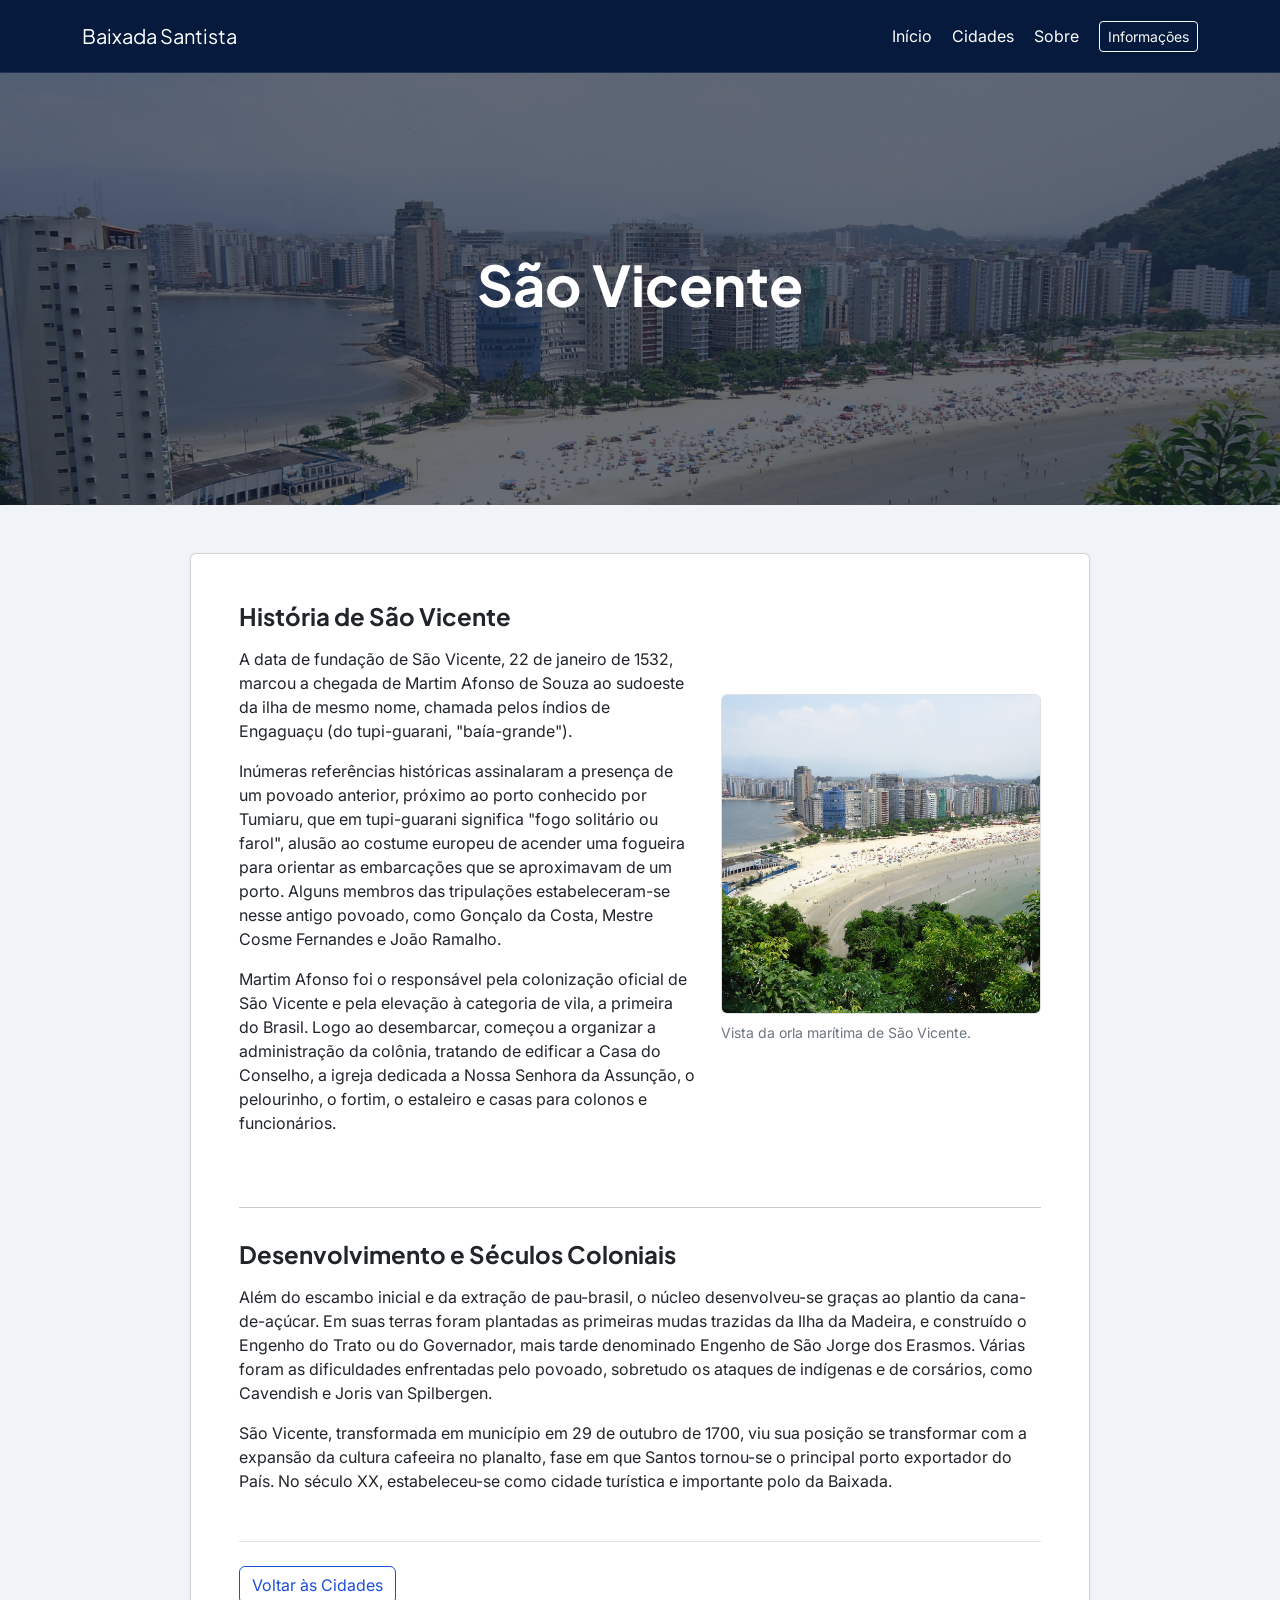
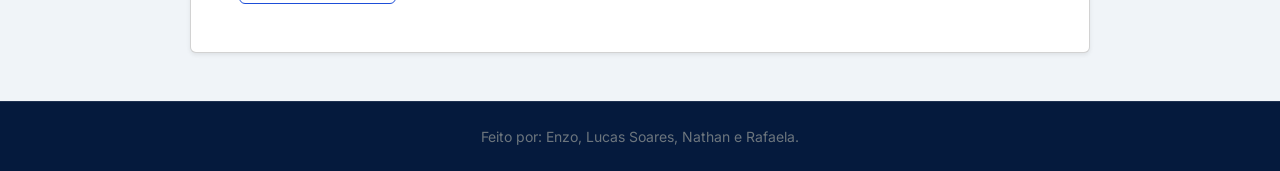
<file: sv.html>
﻿<!DOCTYPE html>
<html lang="pt-br">
<head>
  <meta charset="utf-8">
  <meta name="viewport" content="width=device-width, initial-scale=1">
  <meta name="description" content="Conheça a história e a fundação de São Vicente.">
  <title>São Vicente</title>
  <link rel="preconnect" href="https://fonts.googleapis.com">
  <link rel="preconnect" href="https://fonts.gstatic.com" crossorigin>
  <link href="https://fonts.googleapis.com/css2?family=Inter:wght@400;500;600&family=Plus+Jakarta+Sans:wght@500;600;700&display=swap" rel="stylesheet">
  <link href="https://cdn.jsdelivr.net/npm/bootstrap@5.3.3/dist/css/bootstrap.min.css" rel="stylesheet">
  <link href="style-baixada.css" rel="stylesheet">
</head>
<body>
  <header class="sticky-top fundo-escuro topo-pagina">
    <div class="collapse fundo-escuro border-bottom border-secondary border-opacity-25" id="painel-informacoes">
      <div class="container py-4">
        <div class="row g-4">
          <div class="col-lg-7">
            <h5 class="text-white fw-semibold mb-2">Sobre este guia</h5>
            <p class="text-light opacity-75 small mb-0" style="max-width: 62ch;">
              A Baixada Santista é formada por nove cidades, cada uma com sua história, suas praias e seu jeito de viver. Aqui você encontra um pouco sobre a região.
            </p>
          </div>
          <div class="col-lg-3 col-md-6">
            <h6 class="text-white fw-semibold mb-2">Seções do portal</h6>
            <ul class="list-unstyled small mb-0">
              <li class="mb-1">
                <a class="text-light opacity-75 text-decoration-none" href="index.html#secao-cidades">Municípios</a>
              </li>
              <li class="mb-1">
                <a class="text-light opacity-75 text-decoration-none" href="index.html#secao-sobre">História e geografia</a>
              </li>
            </ul>
          </div>
          <div class="col-lg-2 col-md-6">
            <h6 class="text-white fw-semibold mb-2">Contato</h6>
            <ul class="list-unstyled small mb-0">
              <li class="mb-1">
                <a class="text-light opacity-75 text-decoration-none">67@gmail.com</a>
              </li>
            </ul>
          </div>
        </div>
      </div>
    </div>
    <nav class="navbar navbar-expand-lg navbar-dark py-3">
      <div class="container">
        <a class="navbar-brand" href="index.html">Baixada Santista</a>
        <div class="d-flex align-items-center gap-2 d-lg-none">
          <button class="navbar-toggler border-0" type="button" data-bs-toggle="collapse" data-bs-target="#links-menu" aria-controls="links-menu" aria-expanded="false" aria-label="Alternar navegação">
            <span class="navbar-toggler-icon"></span>
          </button>
          <button class="btn btn-sm btn-outline-light" type="button" data-bs-toggle="collapse" data-bs-target="#painel-informacoes">
            Sobre
          </button>
        </div>
        <div class="collapse navbar-collapse justify-content-end" id="links-menu">
          <ul class="navbar-nav align-items-lg-center gap-lg-1 my-2 my-lg-0">
            <li class="nav-item">
              <a class="nav-link" href="index.html">Início</a>
            </li>
            <li class="nav-item">
              <a class="nav-link" href="index.html#secao-cidades">Cidades</a>
            </li>
            <li class="nav-item">
              <a class="nav-link" href="index.html#secao-sobre">Sobre</a>
            </li>
            <li class="nav-item ms-lg-2 d-none d-lg-block">
              <button class="btn btn-sm btn-outline-light" type="button" data-bs-toggle="collapse" data-bs-target="#painel-informacoes">
                Informações
              </button>
            </li>
          </ul>
        </div>
      </div>
    </nav>
  </header>

  <section class="destaque-cidade fundo-sao-vicente">
    <div class="container py-4 py-lg-5">
      <div class="destaque-texto mx-auto">
        <h1 class="display-4 fw-bold mb-2 text-white">São Vicente</h1>
      </div>
    </div>
  </section>

  <main class="container">
    <article class="card cartao-detalhe">
      <div class="row g-4 align-items-center mb-5">
        <div class="col-lg-7">
          <h2 class="h4 fw-bold mb-3">História de São Vicente</h2>
          <p>
            A data de fundação de São Vicente, 22 de janeiro de 1532, marcou a chegada de Martim Afonso de Souza ao sudoeste da ilha de mesmo nome, chamada pelos índios de Engaguaçu (do tupi-guarani, "baía-grande").
          </p>
          <p>
            Inúmeras referências históricas assinalaram a presença de um povoado anterior, próximo ao porto conhecido por Tumiaru, que em tupi-guarani significa "fogo solitário ou farol", alusão ao costume europeu de acender uma fogueira para orientar as embarcações que se aproximavam de um porto. Alguns membros das tripulações estabeleceram-se nesse antigo povoado, como Gonçalo da Costa, Mestre Cosme Fernandes e João Ramalho.
          </p>
          <p class="mb-0">
            Martim Afonso foi o responsável pela colonização oficial de São Vicente e pela elevação à categoria de vila, a primeira do Brasil. Logo ao desembarcar, começou a organizar a administração da colônia, tratando de edificar a Casa do Conselho, a igreja dedicada a Nossa Senhora da Assunção, o pelourinho, o fortim, o estaleiro e casas para colonos e funcionários.
          </p>
        </div>
        <div class="col-lg-5">
          <figure class="m-0">
            <img class="foto-cidade rounded border" src="imagens/svdia.jpg">
            <figcaption class="text-secondary small mt-2">
              Vista da orla marítima de São Vicente.
            </figcaption>
          </figure>
        </div>
      </div>

      <hr class="my-4">

      <section class="pt-2">
        <h2 class="h4 fw-bold mb-3">Desenvolvimento e Séculos Coloniais</h2>
        <p>
          Além do escambo inicial e da extração de pau-brasil, o núcleo desenvolveu-se graças ao plantio da cana-de-açúcar. Em suas terras foram plantadas as primeiras mudas trazidas da Ilha da Madeira, e construído o Engenho do Trato ou do Governador, mais tarde denominado Engenho de São Jorge dos Erasmos. Várias foram as dificuldades enfrentadas pelo povoado, sobretudo os ataques de indígenas e de corsários, como Cavendish e Joris van Spilbergen.
        </p>
        <p class="mb-0">
          São Vicente, transformada em município em 29 de outubro de 1700, viu sua posição se transformar com a expansão da cultura cafeeira no planalto, fase em que Santos tornou-se o principal porto exportador do País. No século XX, estabeleceu-se como cidade turística e importante polo da Baixada.
        </p>
      </section>

      <div class="mt-5 pt-4 border-top">
        <a class="btn btn-outline-primary" href="index.html#secao-cidades">
          Voltar às Cidades
        </a>
      </div>
    </article>
  </main>

  <footer class="fundo-escuro text-secondary rodape-pagina">
    <div class="container text-center">
      <p class="mb-0 small">
        Feito por: Enzo, Lucas Soares, Nathan e Rafaela.
      </p>
    </div>
  </footer>

  <script src="https://cdn.jsdelivr.net/npm/bootstrap@5.3.3/dist/js/bootstrap.bundle.min.js"></script>
</body>
</html>
</file>
<file: style-baixada.css>
body {
  font-family: 'Inter', sans-serif;
  background-color: #f0f4f8;
  color: #334155;
}

h1, h2, h3, h4, h5, h6, .navbar-brand {
  font-family: 'Plus Jakarta Sans', sans-serif;
  color: #1e293b;
}

.fundo-escuro {
  background-color: #051a3d;
}

.btn-primary {
  background-color: #1d4ed8;
  border-color: #1d4ed8;
}

.btn-primary:hover {
  background-color: #1e40af;
  border-color: #1e40af;
}

.btn-outline-primary {
  color: #1d4ed8;
  border-color: #1d4ed8;
}

.btn-outline-primary:hover {
  background-color: #1d4ed8;
  border-color: #1d4ed8;
  color: #fff;
}

.topo-pagina {
  background-color: #051a3d;
  border-bottom: 1px solid rgba(255, 255, 255, 0.1);
}

.topo-pagina .navbar-brand,
.topo-pagina .nav-link {
  color: #fff;
}

.topo-pagina .nav-link:hover {
  color: rgba(255, 255, 255, 0.8);
}

.rodape-pagina {
  background-color: #051a3d;
  padding: 1.5rem 0;
  border-top: 1px solid rgba(255, 255, 255, 0.1);
}

.painel-inicial {
  padding: 3rem 0;
  color: #fff;
  text-align: center;
  background-color: #051a3d;
  border-bottom: 1px solid rgba(255, 255, 255, 0.1);
}

.cartao-cidade {
  height: 100%;
  overflow: hidden;
  border-color: #cbd5e1;
  box-shadow: 0 0.125rem 0.25rem rgba(0, 0, 0, 0.075);
}

.cartao-cidade .card-img-top {
  aspect-ratio: 16 / 10;
  object-fit: cover;
  transition: transform 0.3s ease;
}

.cartao-cidade:hover .card-img-top {
  transform: scale(1.05);
}

.cartao-cidade .corpo-cartao {
  display: flex;
  flex-direction: column;
  padding: 1.5rem;
}

.cabecalho-cartao {
  display: flex;
  align-items: center;
  gap: 0.5rem;
  margin-bottom: 1rem;
}

.bandeira-cidade {
  width: 34px;
  height: 34px;
  object-fit: contain;
  border-radius: 4px;
  border: 1px solid rgba(0, 0, 0, 0.1);
  background-color: #f8fafc;
}

.cartao-cidade .texto-cartao {
  margin-bottom: 1.5rem;
  color: #6c757d;
}

.secao-sobre {
  background-color: #e8eff7;
}

.destaque-cidade {
  position: relative;
  display: flex;
  align-items: center;
  min-height: 48vh;
  padding: 3rem 0;
  background-size: cover;
  background-position: center;
  background-attachment: fixed;
  color: #fff;
  text-align: center;
}

.destaque-cidade::before {
  content: '';
  position: absolute;
  top: 0;
  left: 0;
  width: 100%;
  height: 100%;
  background: rgba(15, 23, 42, 0.62);
  z-index: 1;
}

.destaque-cidade .container {
  position: relative;
  z-index: 2;
}

.destaque-texto {
  max-width: 720px;
}

.cartao-detalhe {
  max-width: 900px;
  margin: 3rem auto;
  padding: 1.5rem;
  box-shadow: 0 0.125rem 0.25rem rgba(0, 0, 0, 0.075);
}

.foto-cidade {
  width: 100%;
  height: 320px;
  object-fit: cover;
}

.fundo-santos {
  background-image: url('imagens/SANpraia.jpg');
}
.fundo-sao-vicente {
  background-image: url('imagens/svdia.jpg');
}
.fundo-cubatao {
  background-image: url('imagens/PadreAnchieta.webp');
}
.fundo-guaruja {
  background-image: url('imagens/Guaruja_aura3.webp');
}
.fundo-mongagua {
  background-image: url('imagens/mpra.jpg');
}
.fundo-itanhaem {
  background-image: url('imagens/itanhaem.jpg');
}
.fundo-praia-grande {
  background-image: url('imagens/pg.jpg');
}
.fundo-bertioga {
  background-image: url('imagens/bertioga.jpg');
}
.fundo-peruibe {
  background-image: url('imagens/pci.webp');
}
@media (max-width: 768px) {
  .destaque-cidade {
    min-height: 38vh;
    background-attachment: scroll;
  }
  .foto-cidade {
    height: 240px;
  }
}
@media (min-width: 768px) {
  .cartao-detalhe {
    padding: 3rem;
  }
}
</file>
